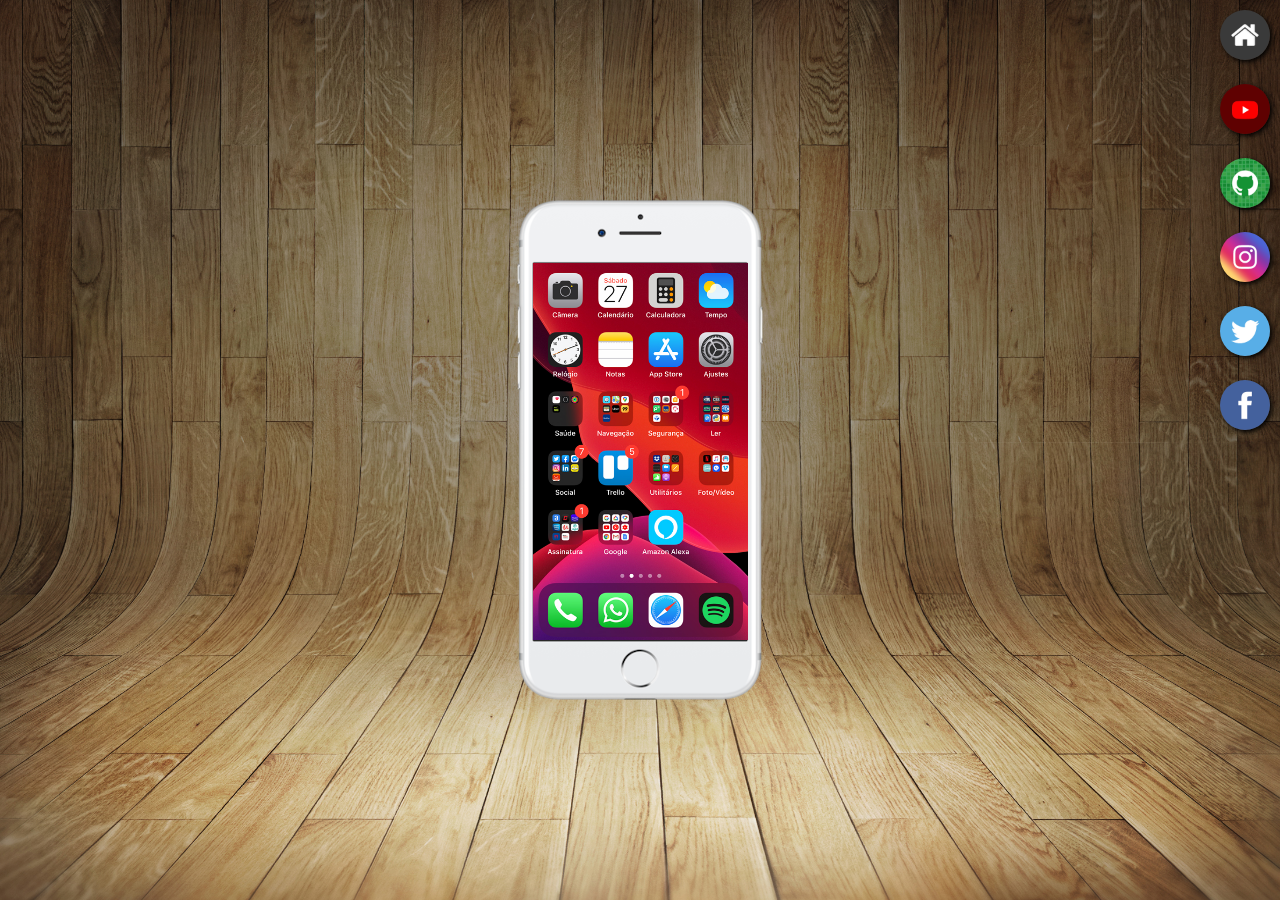
<file: index.html>
<!DOCTYPE html>
<html lang="pt-br ">
<head>
    <meta charset="UTF-8">
    <meta name="viewport" content="width=device-width, initial-scale=1.0">
    <title>Projeto Redes Sociais</title>
    <link rel="shortcut icon" href="favicon.ico" type="image/x-icon">
    <link rel="stylesheet" href="estilo/style.css">
</head>
<body>
   <main>
    <section id="telefone">
      <iframe src="home.html" name="tela" id="tela" frameborder="0">Seu navegador não é compatível com isso.</iframe>

    </section>
    <section id="redes-sociais">
     <a href="home.html" target="tela"><img src="imagens/logo-home.jpg" alt="Home"></a><br>
     <a href="youtube.html" target="tela"><img src="imagens/logo-youtube.jpg" alt="Youtube"></a><br>    
      <a href="github.html" target="tela"><img src="imagens/logo-github.jpg" alt="GitHub"></a><br>
     <a href="instagram.html" target="tela"><img src="imagens/logo-instagram.jpg" alt="Instagram"></a><br>
     <a href="twitter.html" target="tela"><img src="imagens/logo-twitter.jpg" alt="Twitter"></a><br> 
     <a href="facebook.html" target="tela"><img src="imagens/logo-facebook.jpg" alt="Facebook"></a>
    </section>
   </main> 
</body>
</html>
</file>
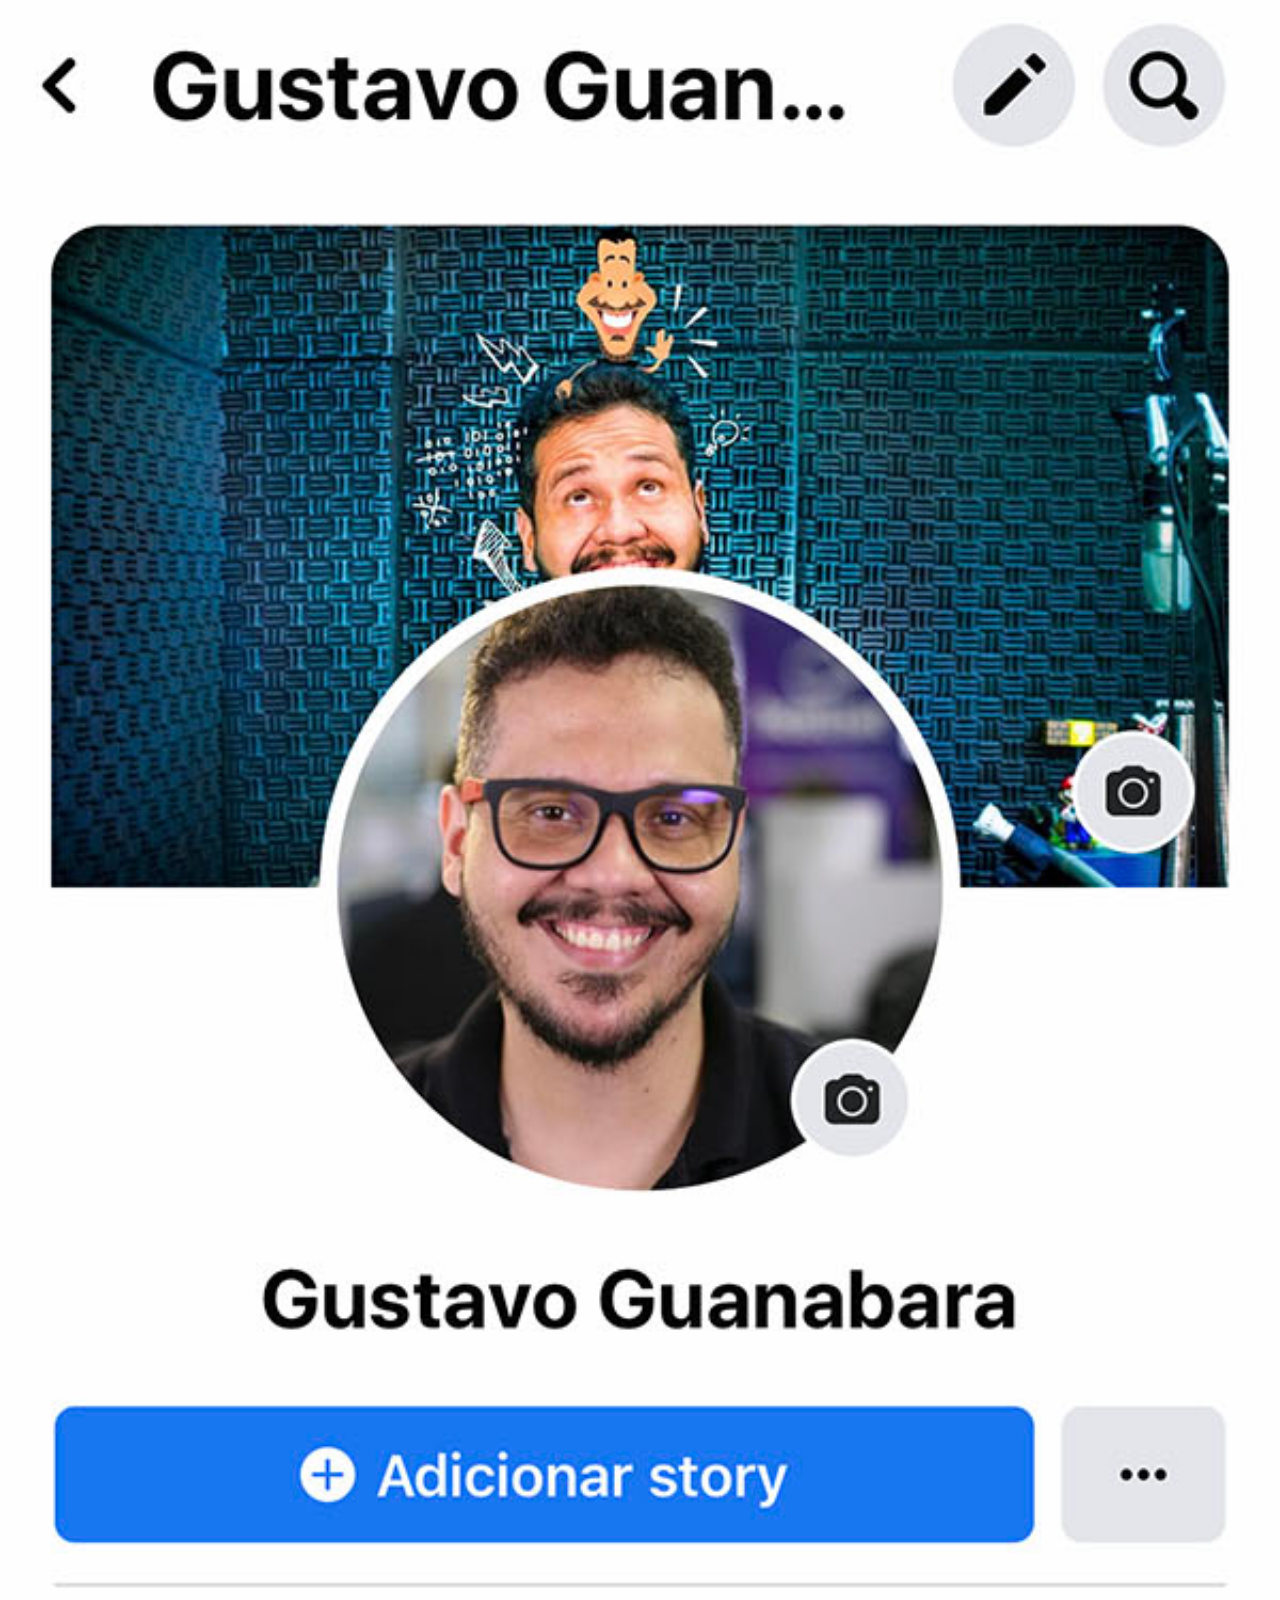
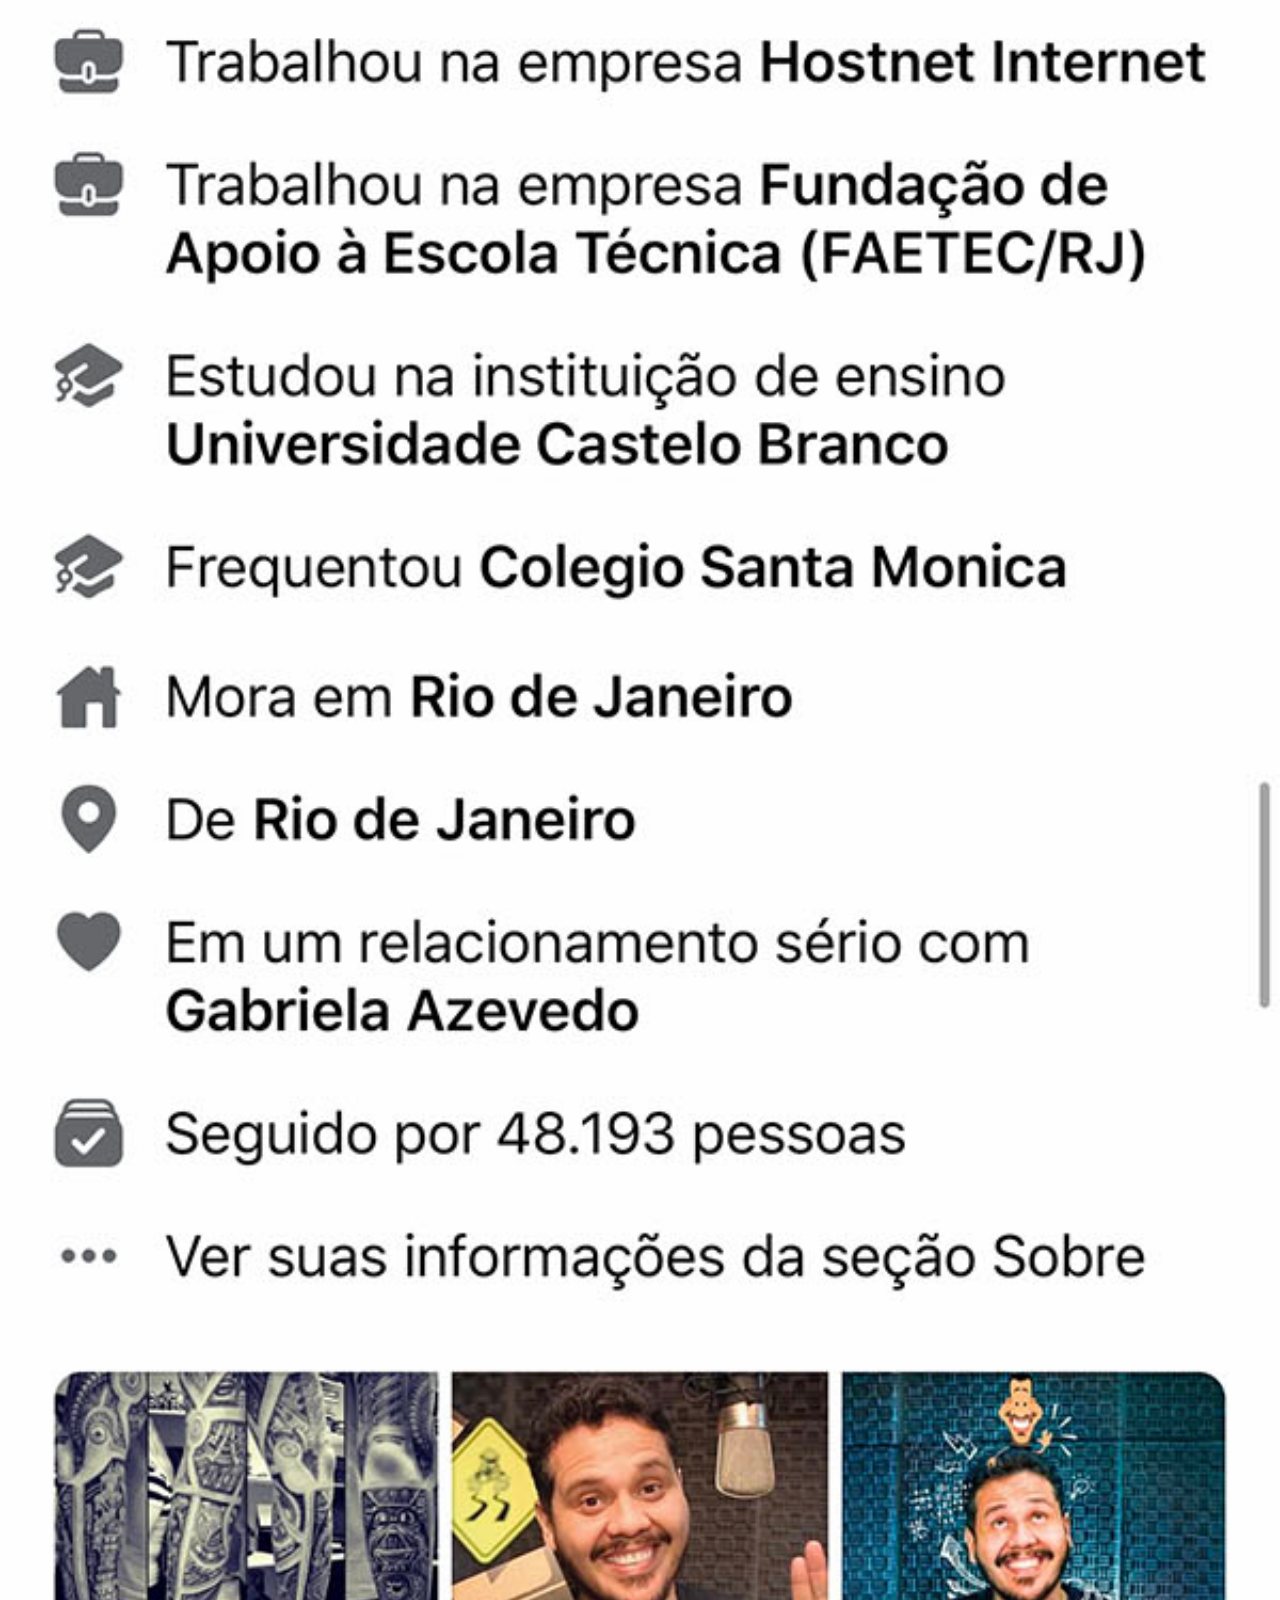
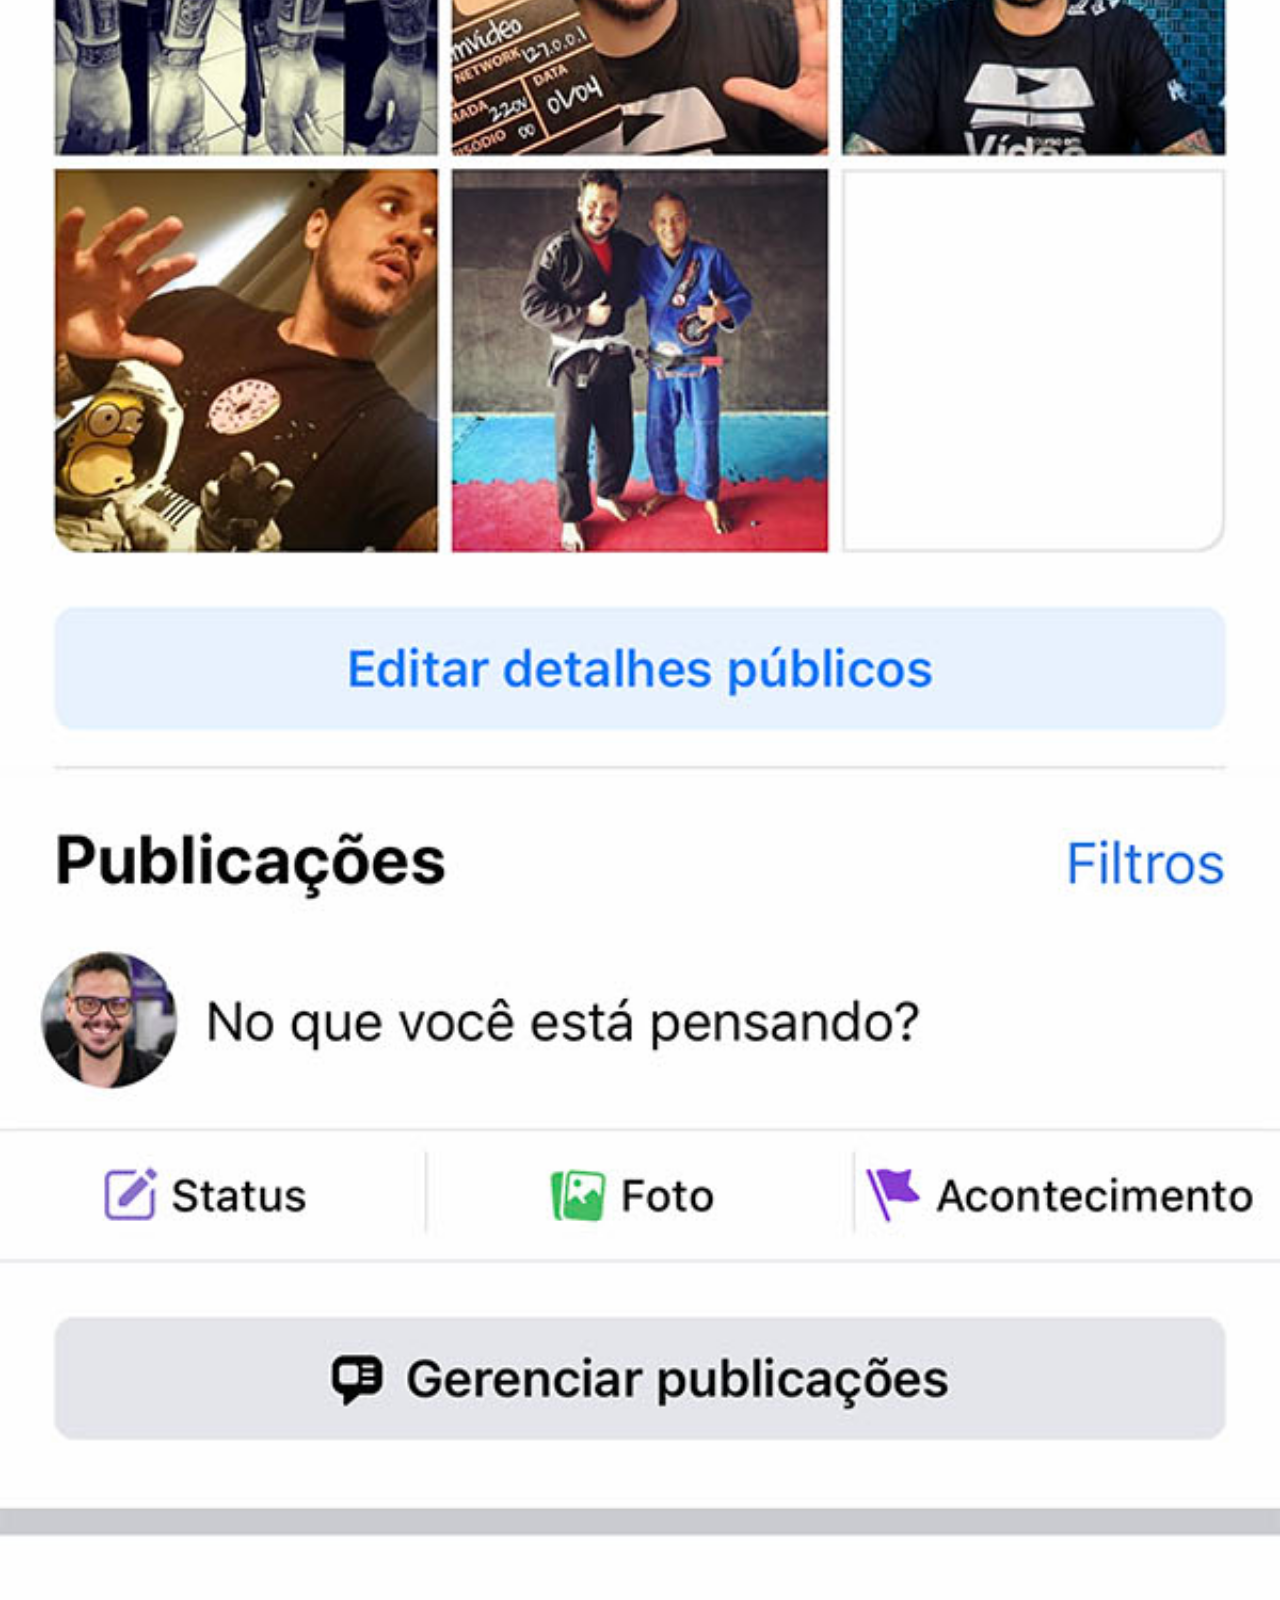
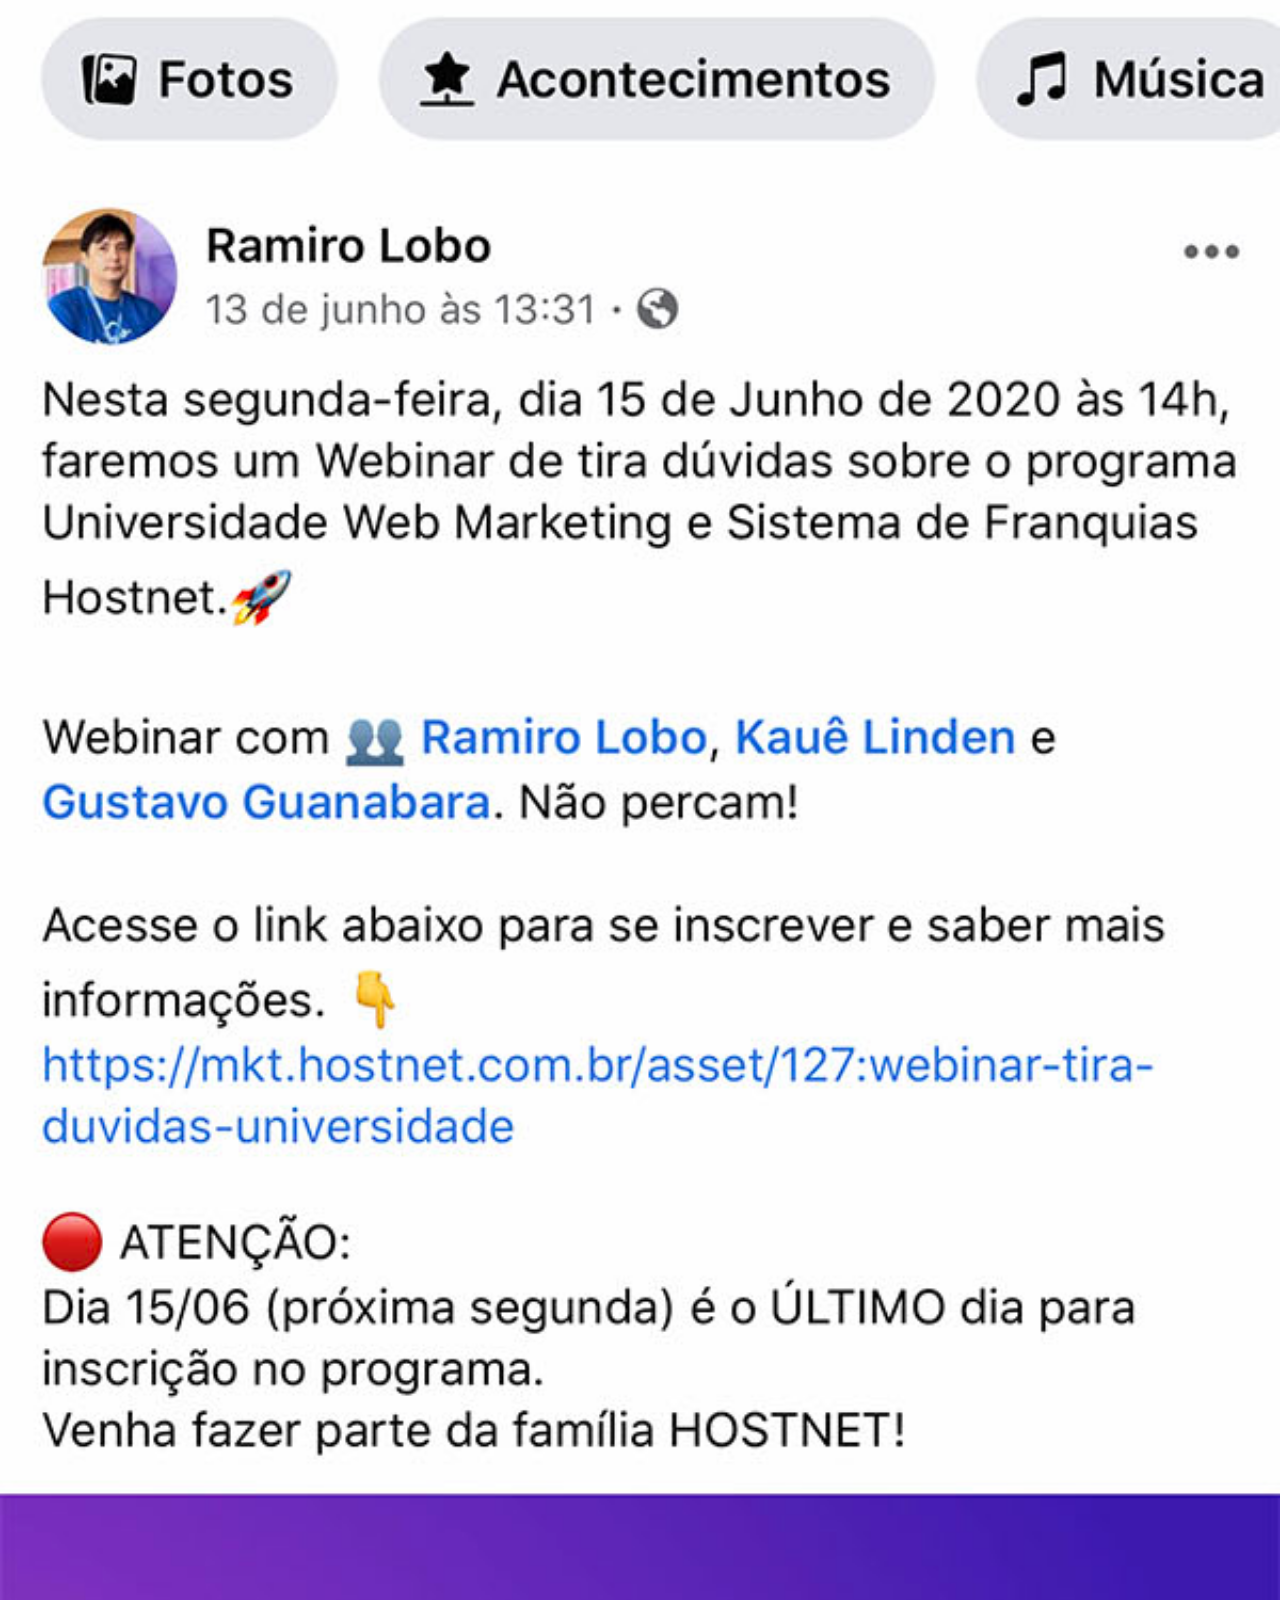
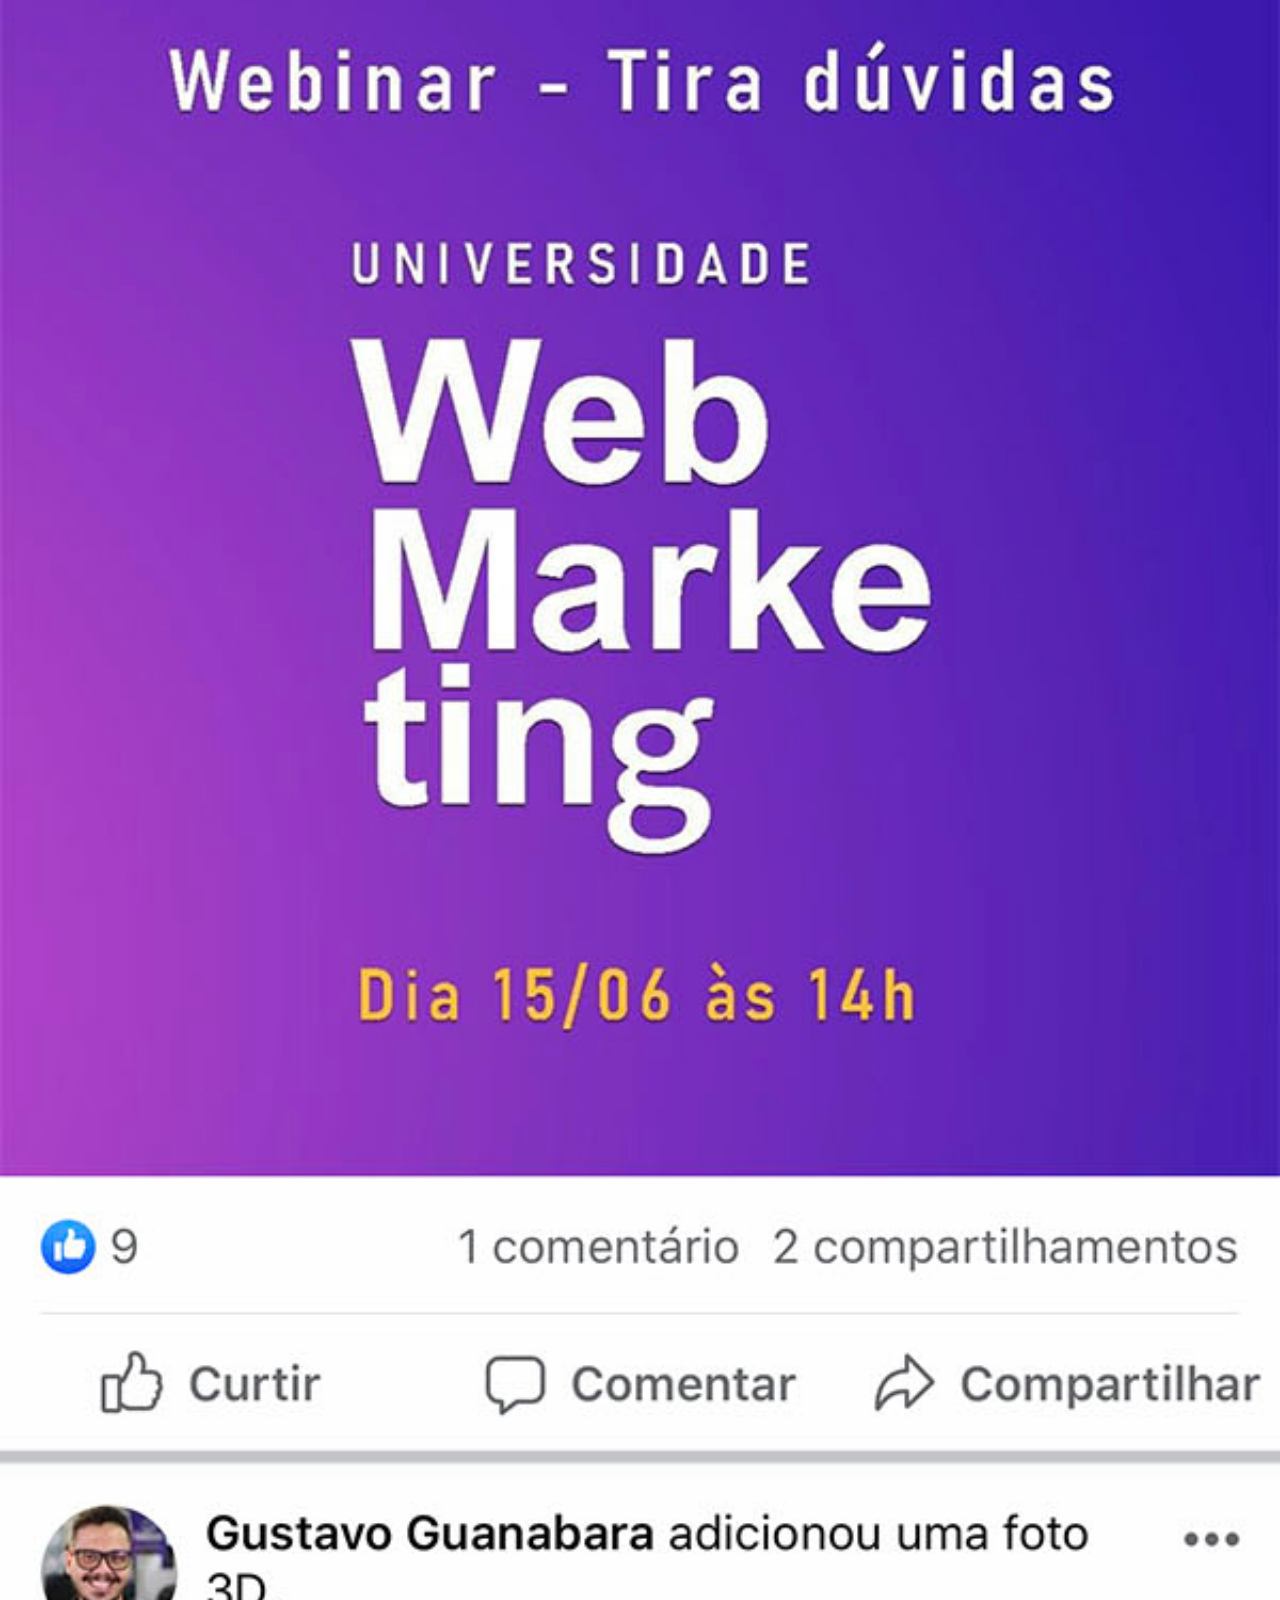
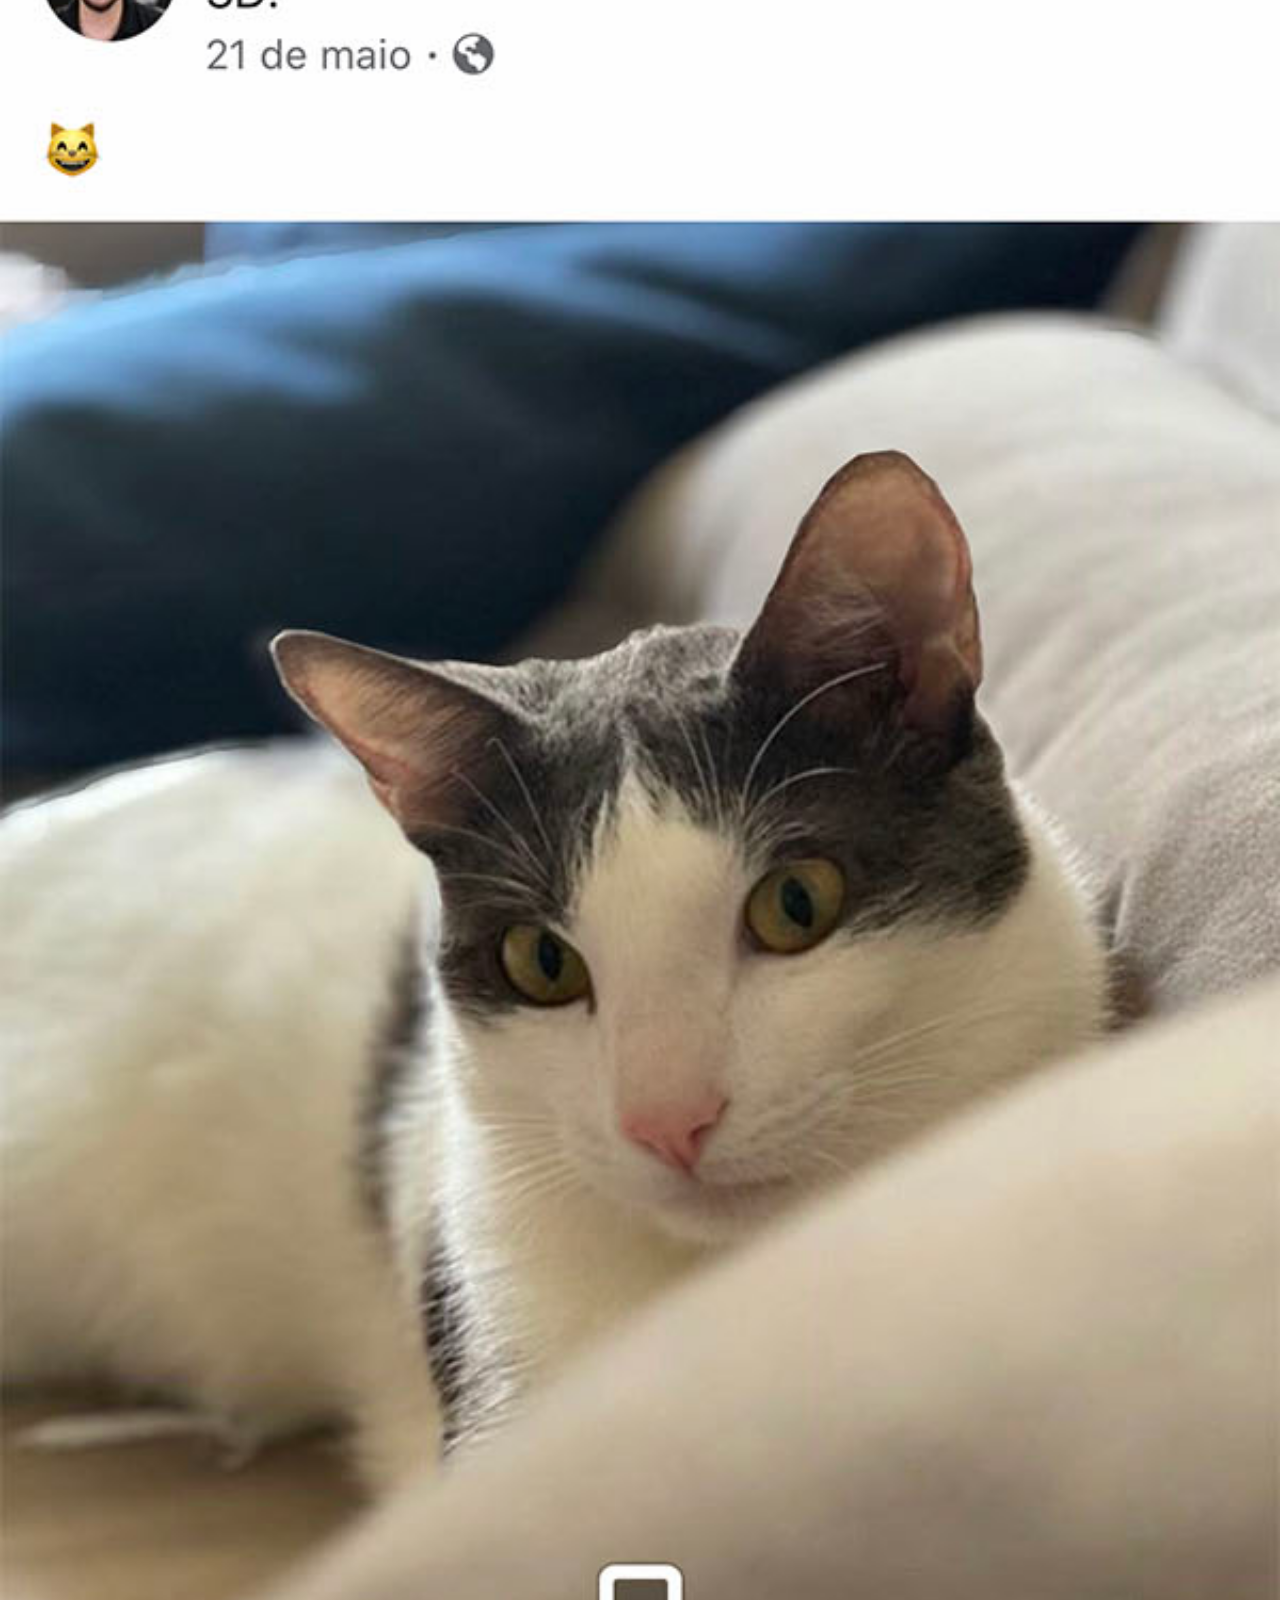
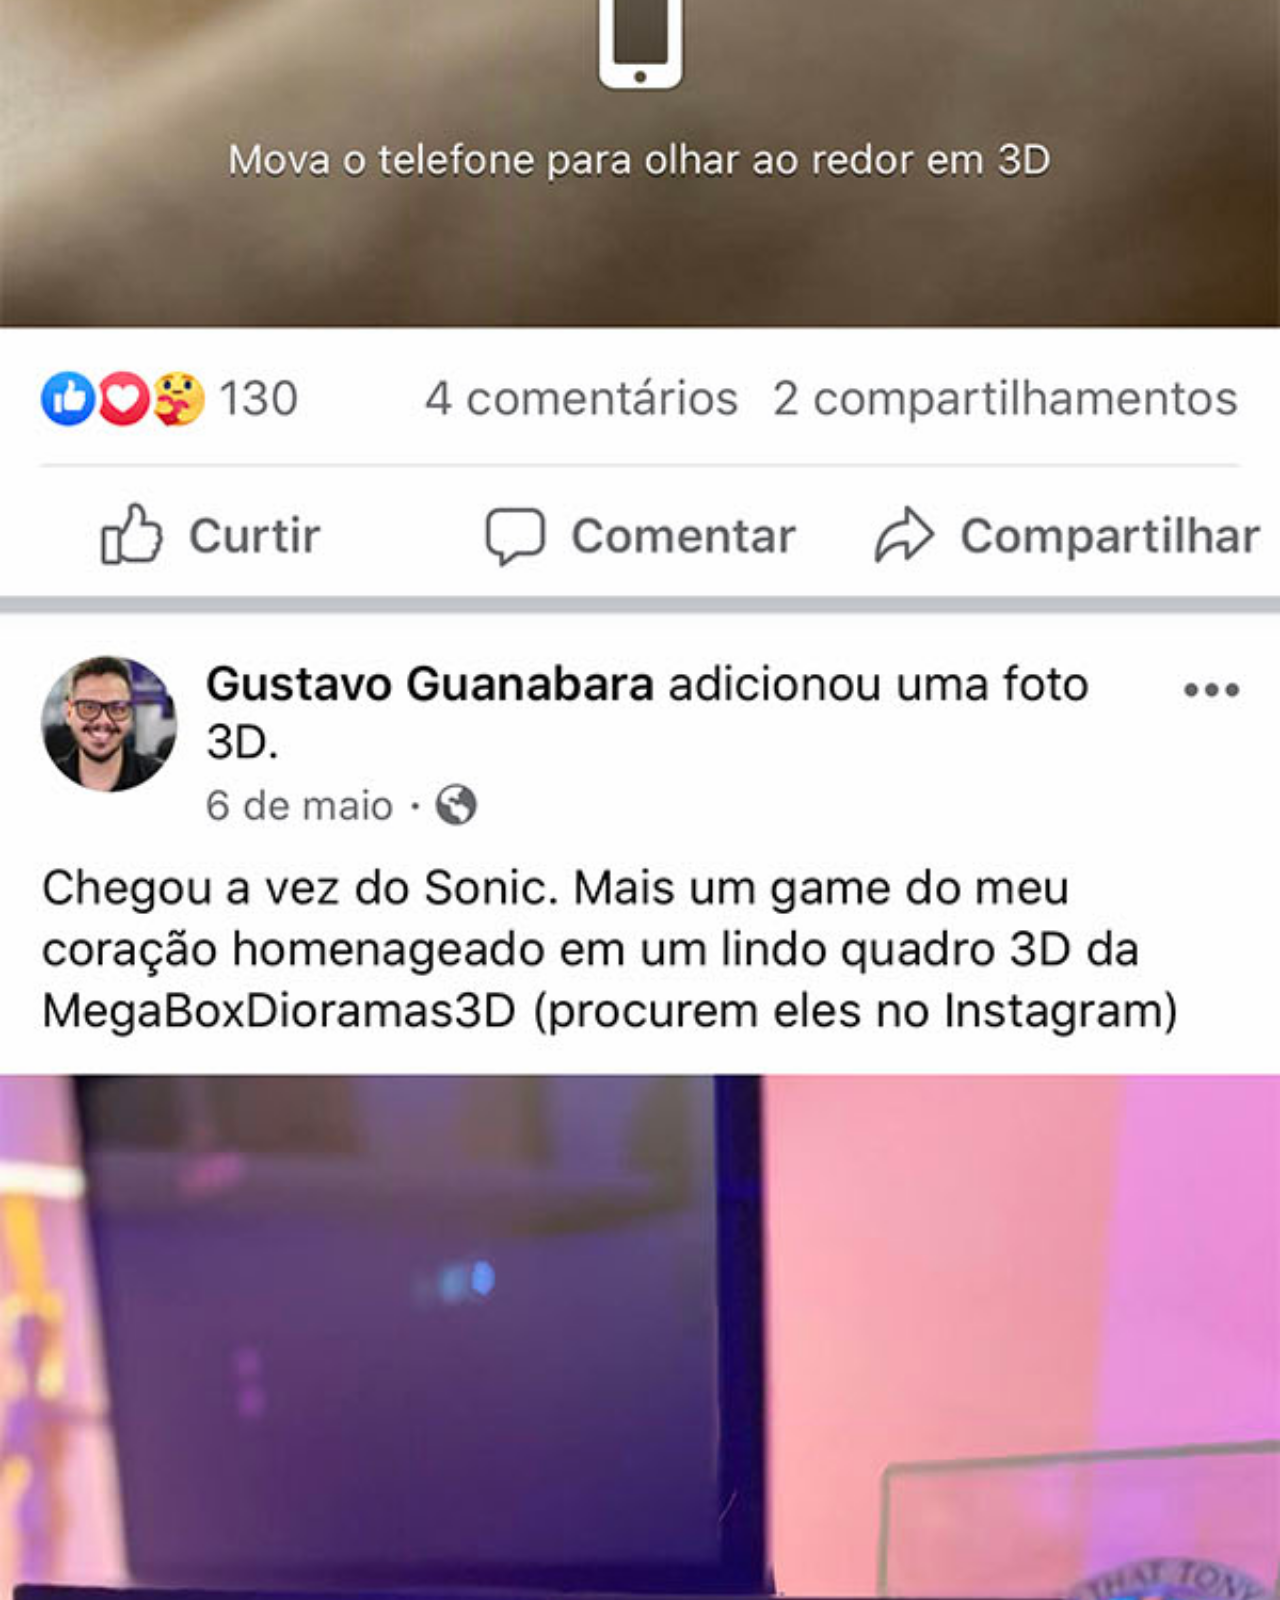
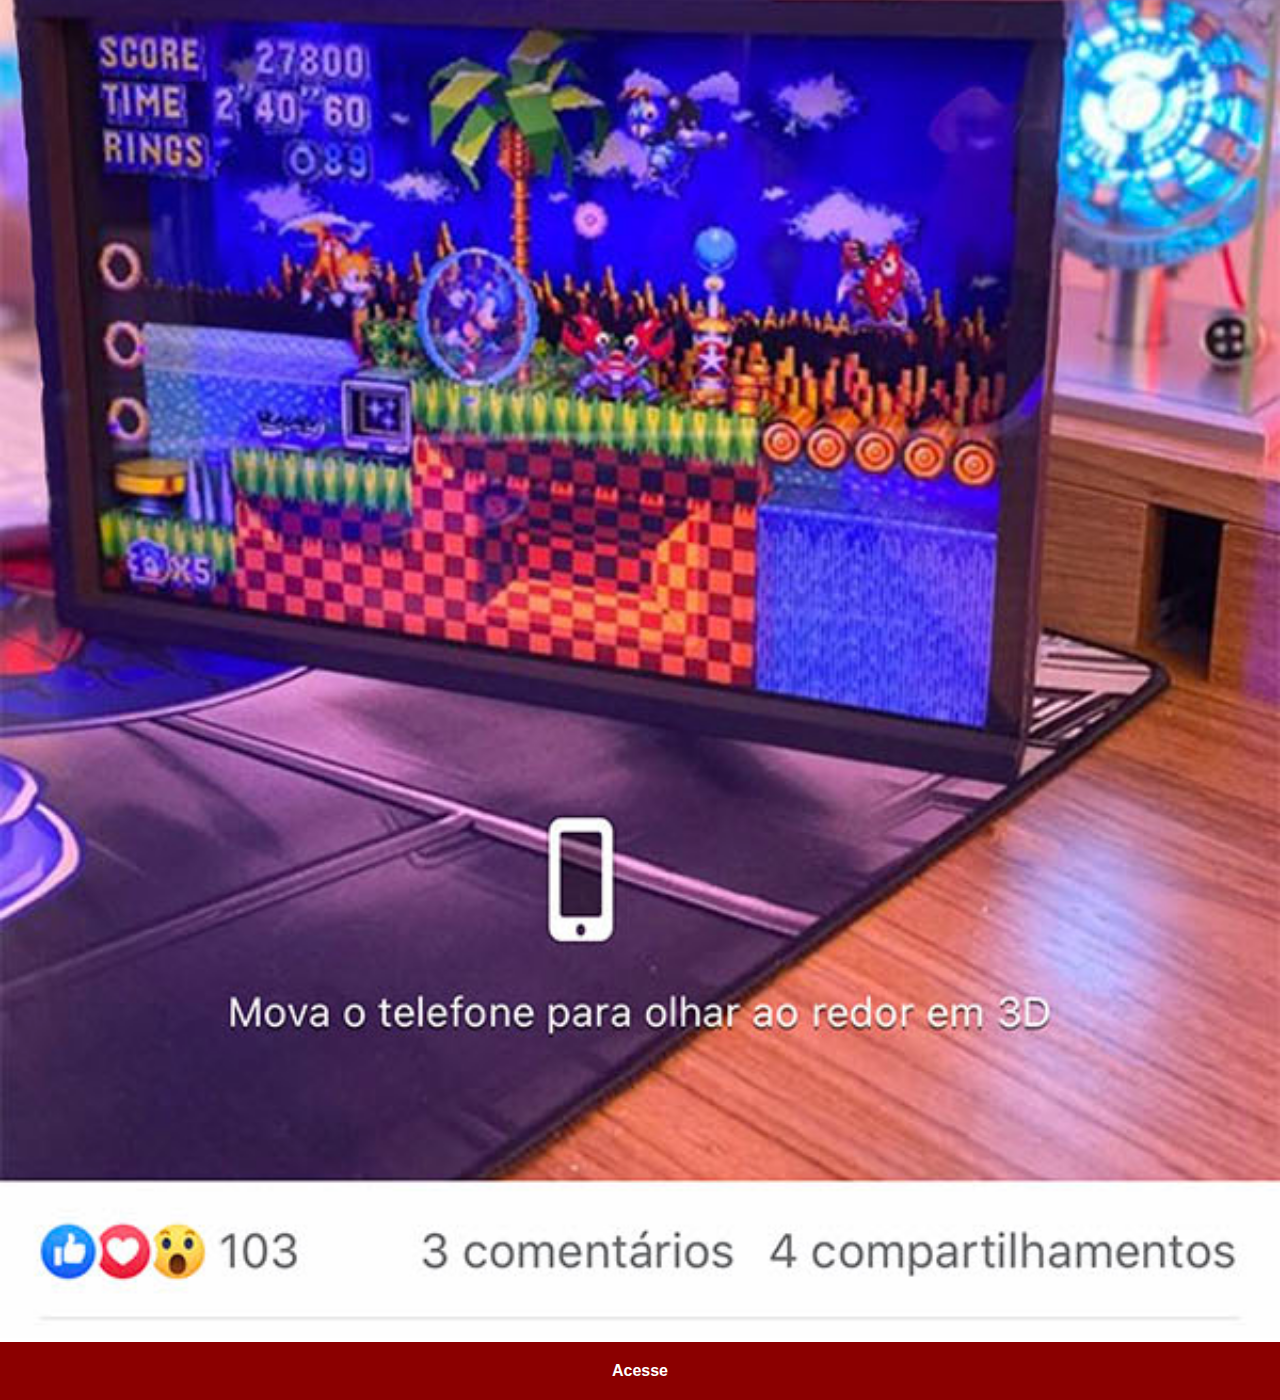
<file: facebook.html>
<!DOCTYPE html>
<html lang="pt-br ">
<head>
    <meta charset="UTF-8">
    <meta name="viewport" content="width=device-width, initial-scale=1.0">
    <title>Facebook</title>
    <link rel="stylesheet" href="estilo/social.css">
</head>
<body>
    <img src="imagens/tela-facebook.jpg" alt="Facebook"> <a href="https://www.facebook.com/gustavoguanabara/?locale=pt_BR" target="_blank">Acesse</a>
</body>
</html>
</file>
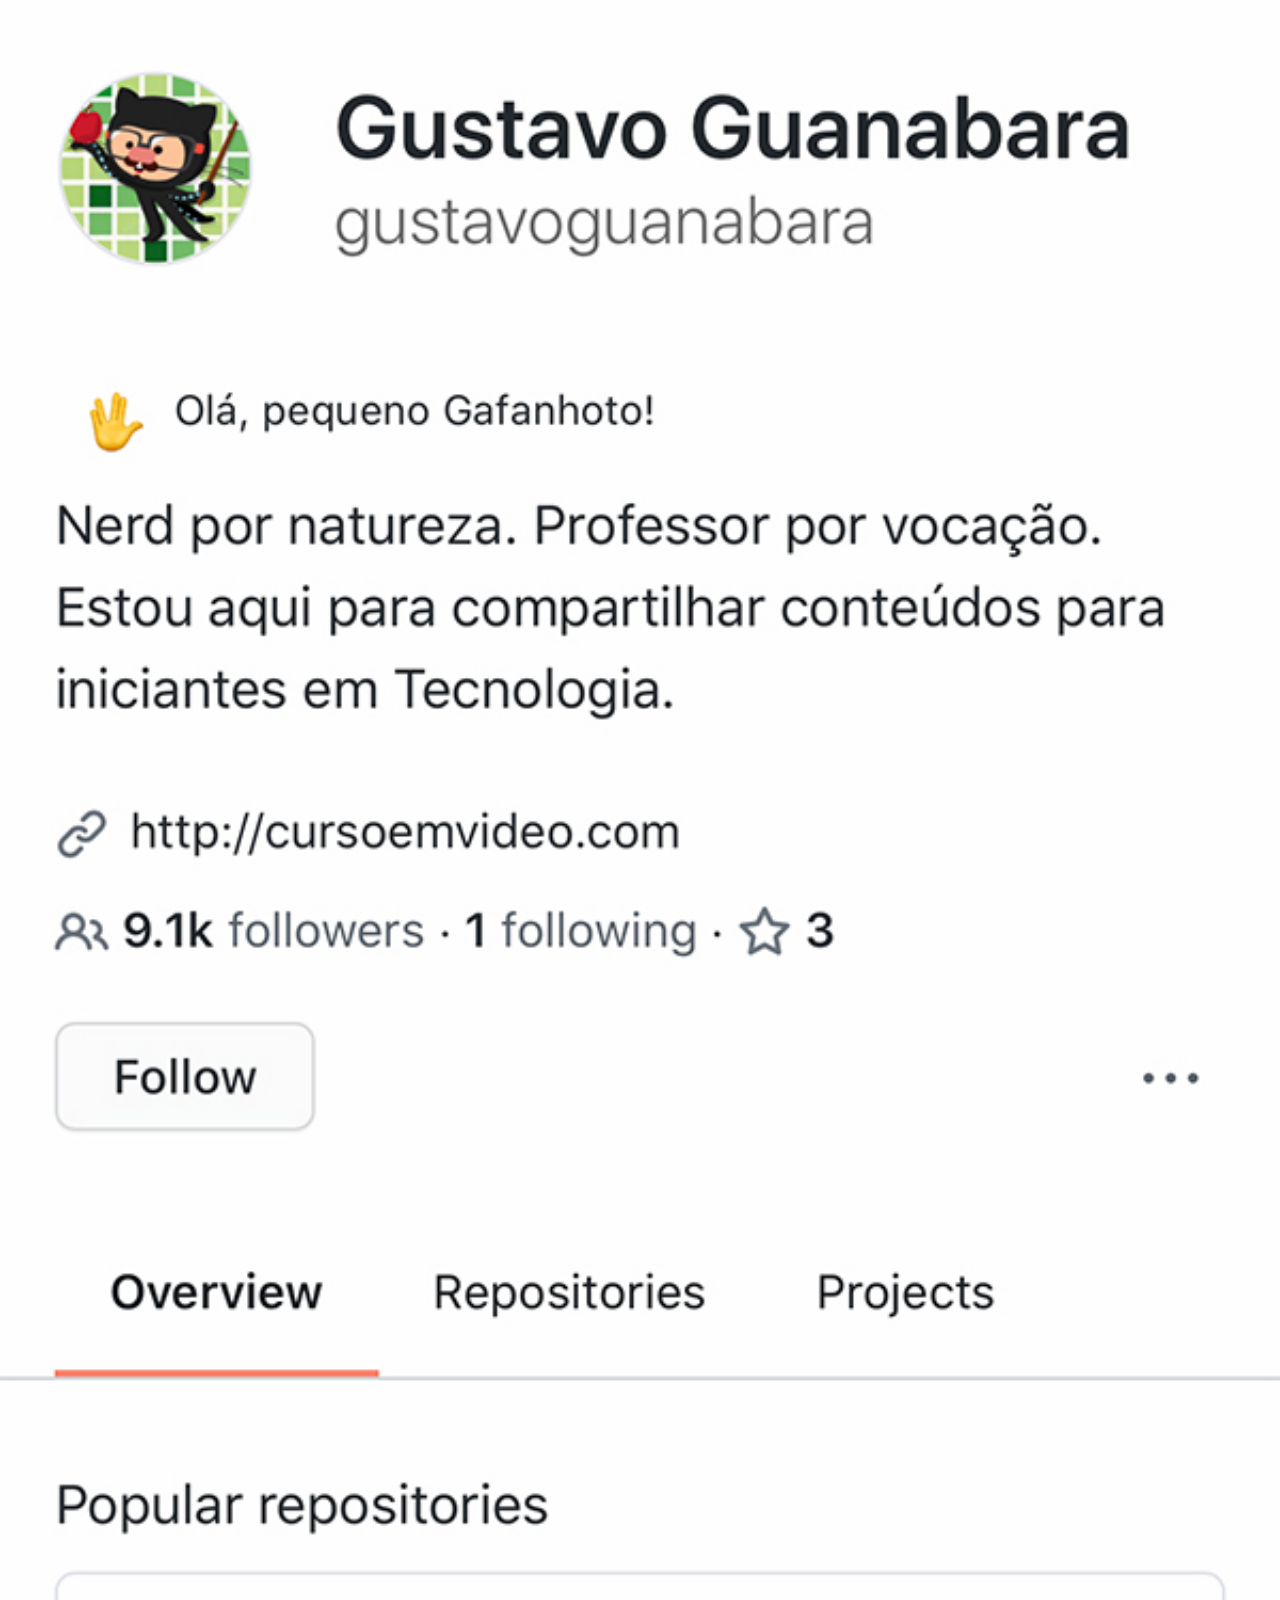
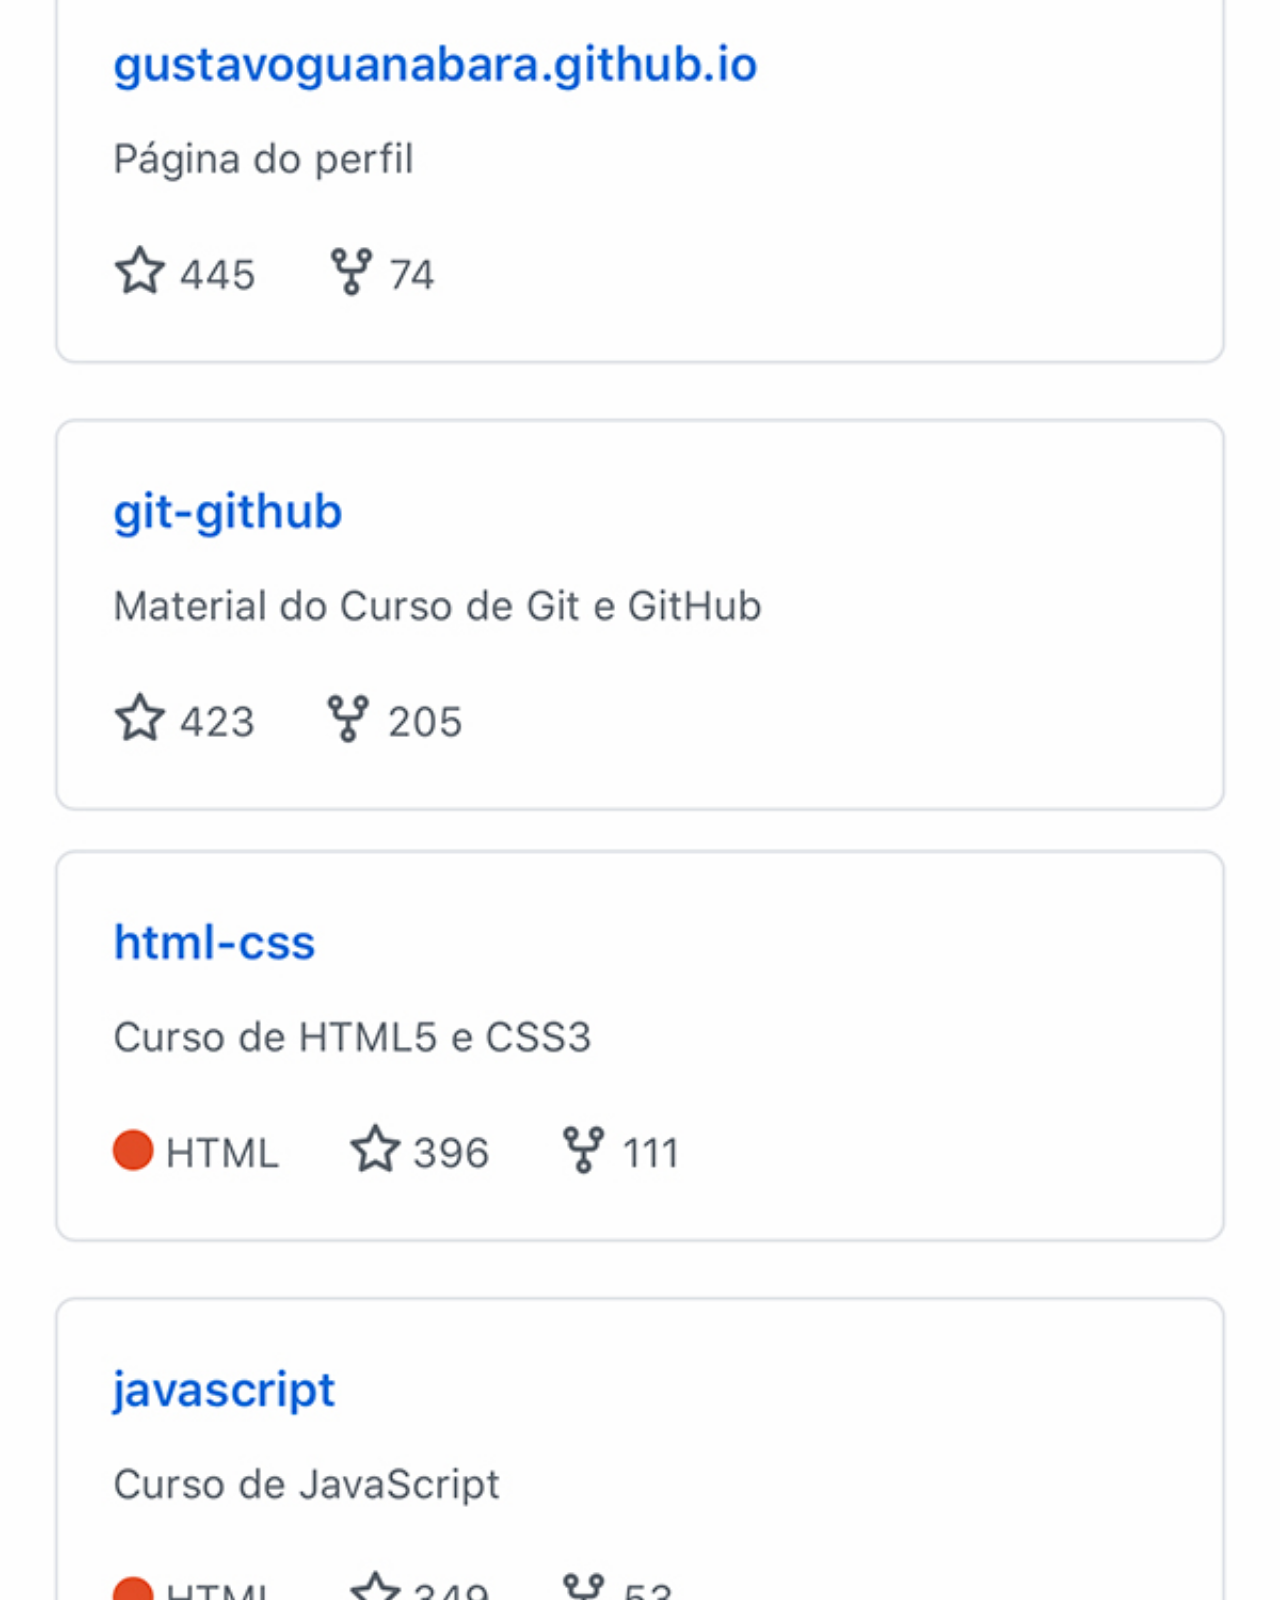
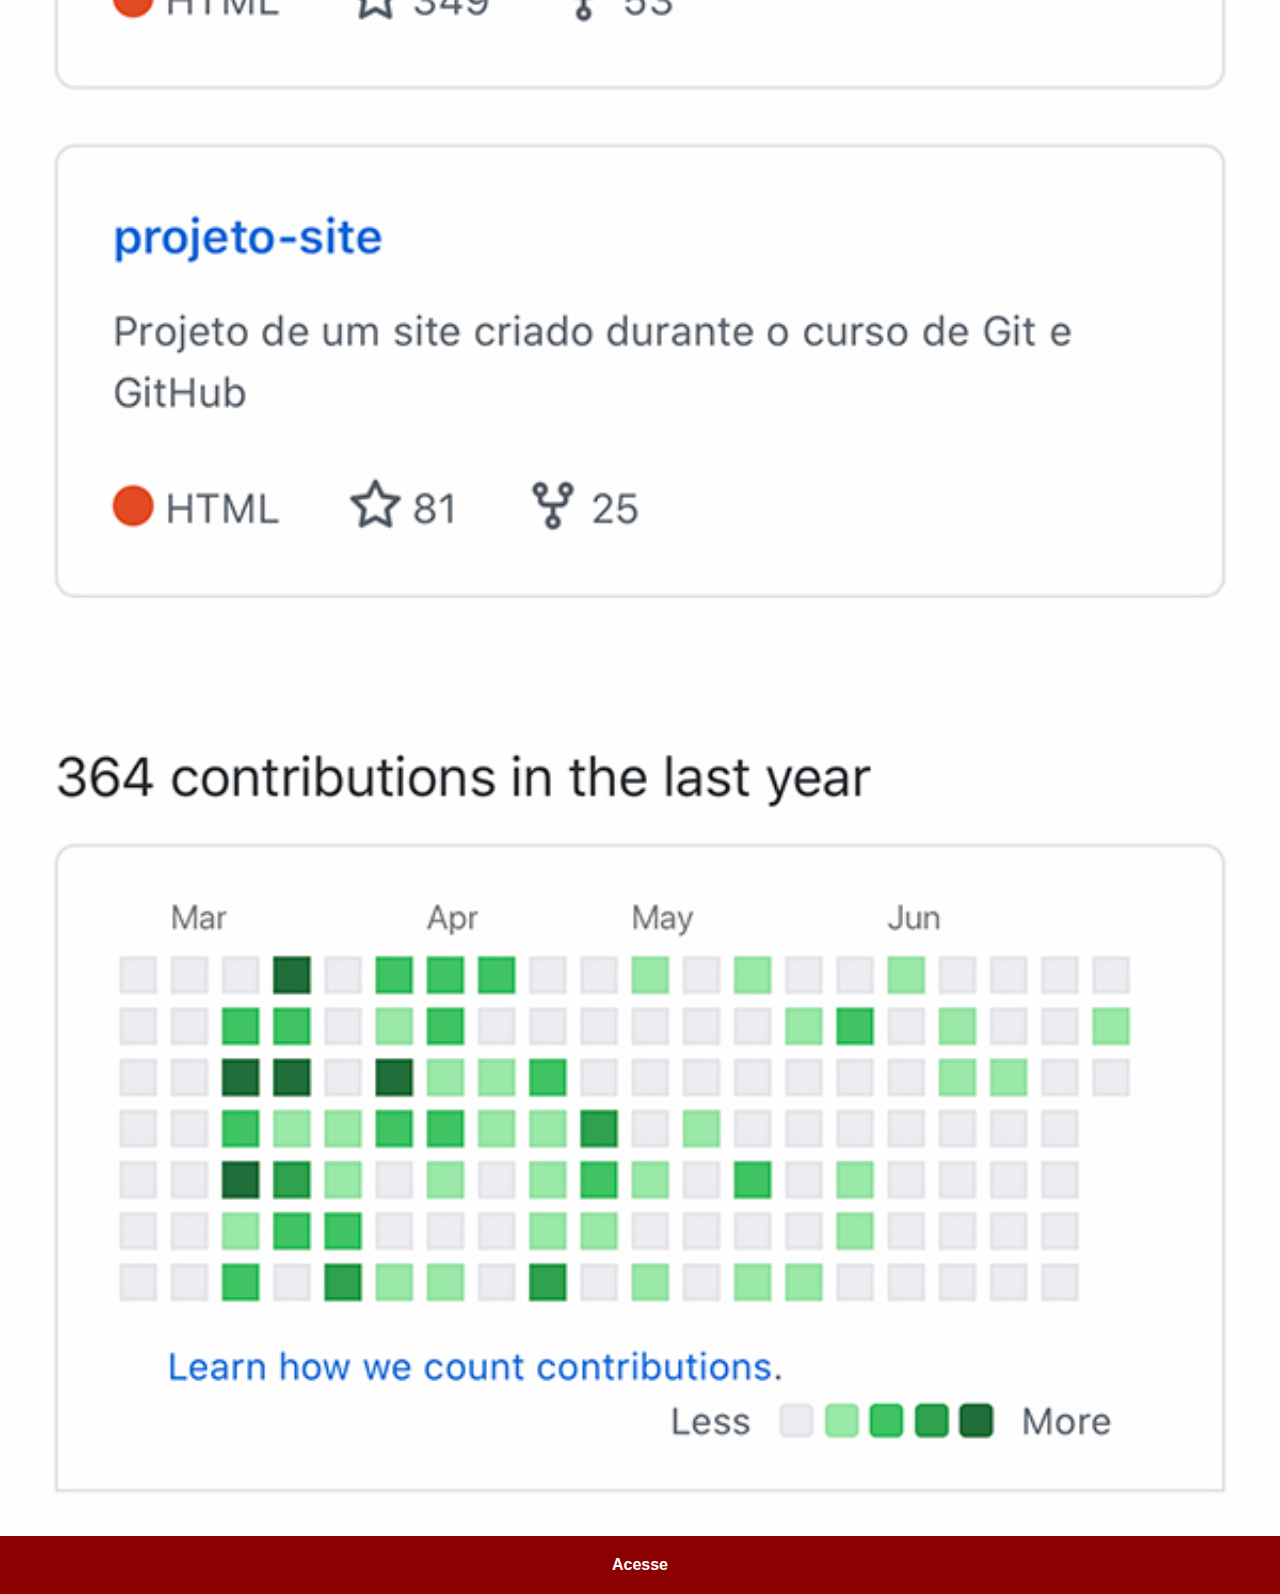
<file: github.html>
<!DOCTYPE html>
<html lang="pt-br ">
<head>
    <meta charset="UTF-8">
    <meta name="viewport" content="width=device-width, initial-scale=1.0">
    <title>GitHub</title>
    <link rel="stylesheet" href="estilo/social.css">
</head>
<body>
    <img src="imagens/tela-github.jpg" alt="GitHub"> <a href="https://github.com/gustavoguanabara" target="_blank">Acesse</a>
</body>
</html>
</file>
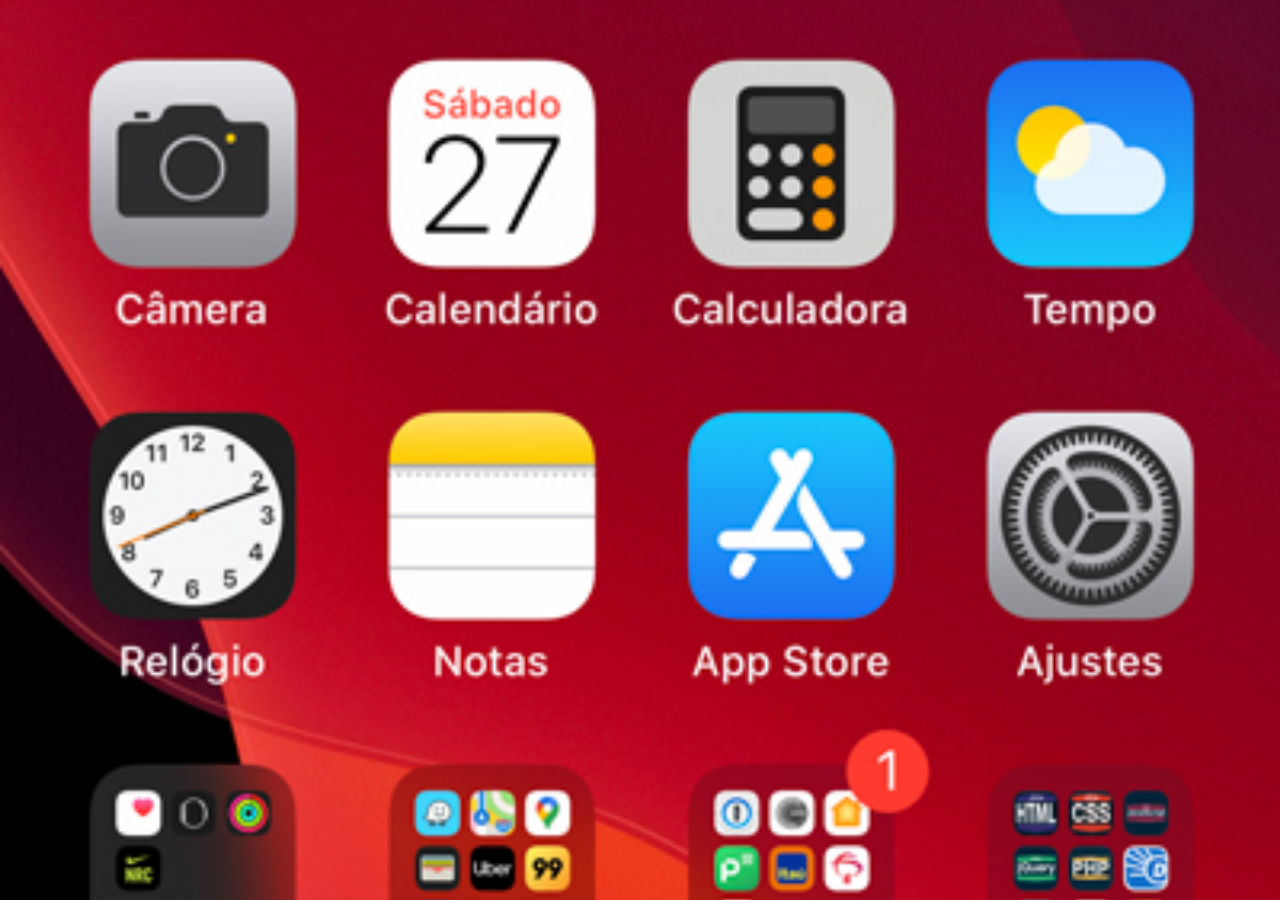
<file: home.html>
<!DOCTYPE html>
<html lang="pt-br ">
<head>
    <meta charset="UTF-8">
    <meta name="viewport" content="width=device-width, initial-scale=1.0">
    <title>Home</title>
</head>
<style>
    *{
     margin: 0px;
     padding: 0px;
        
    }

    body{
        width: 100vw;
        height: 100vh;
        background: black url('/imagens/tela-home.jpg') no-repeat top center;
        background-size: cover;
    }
</style>
<body>
    
</body>
</html>
</file>
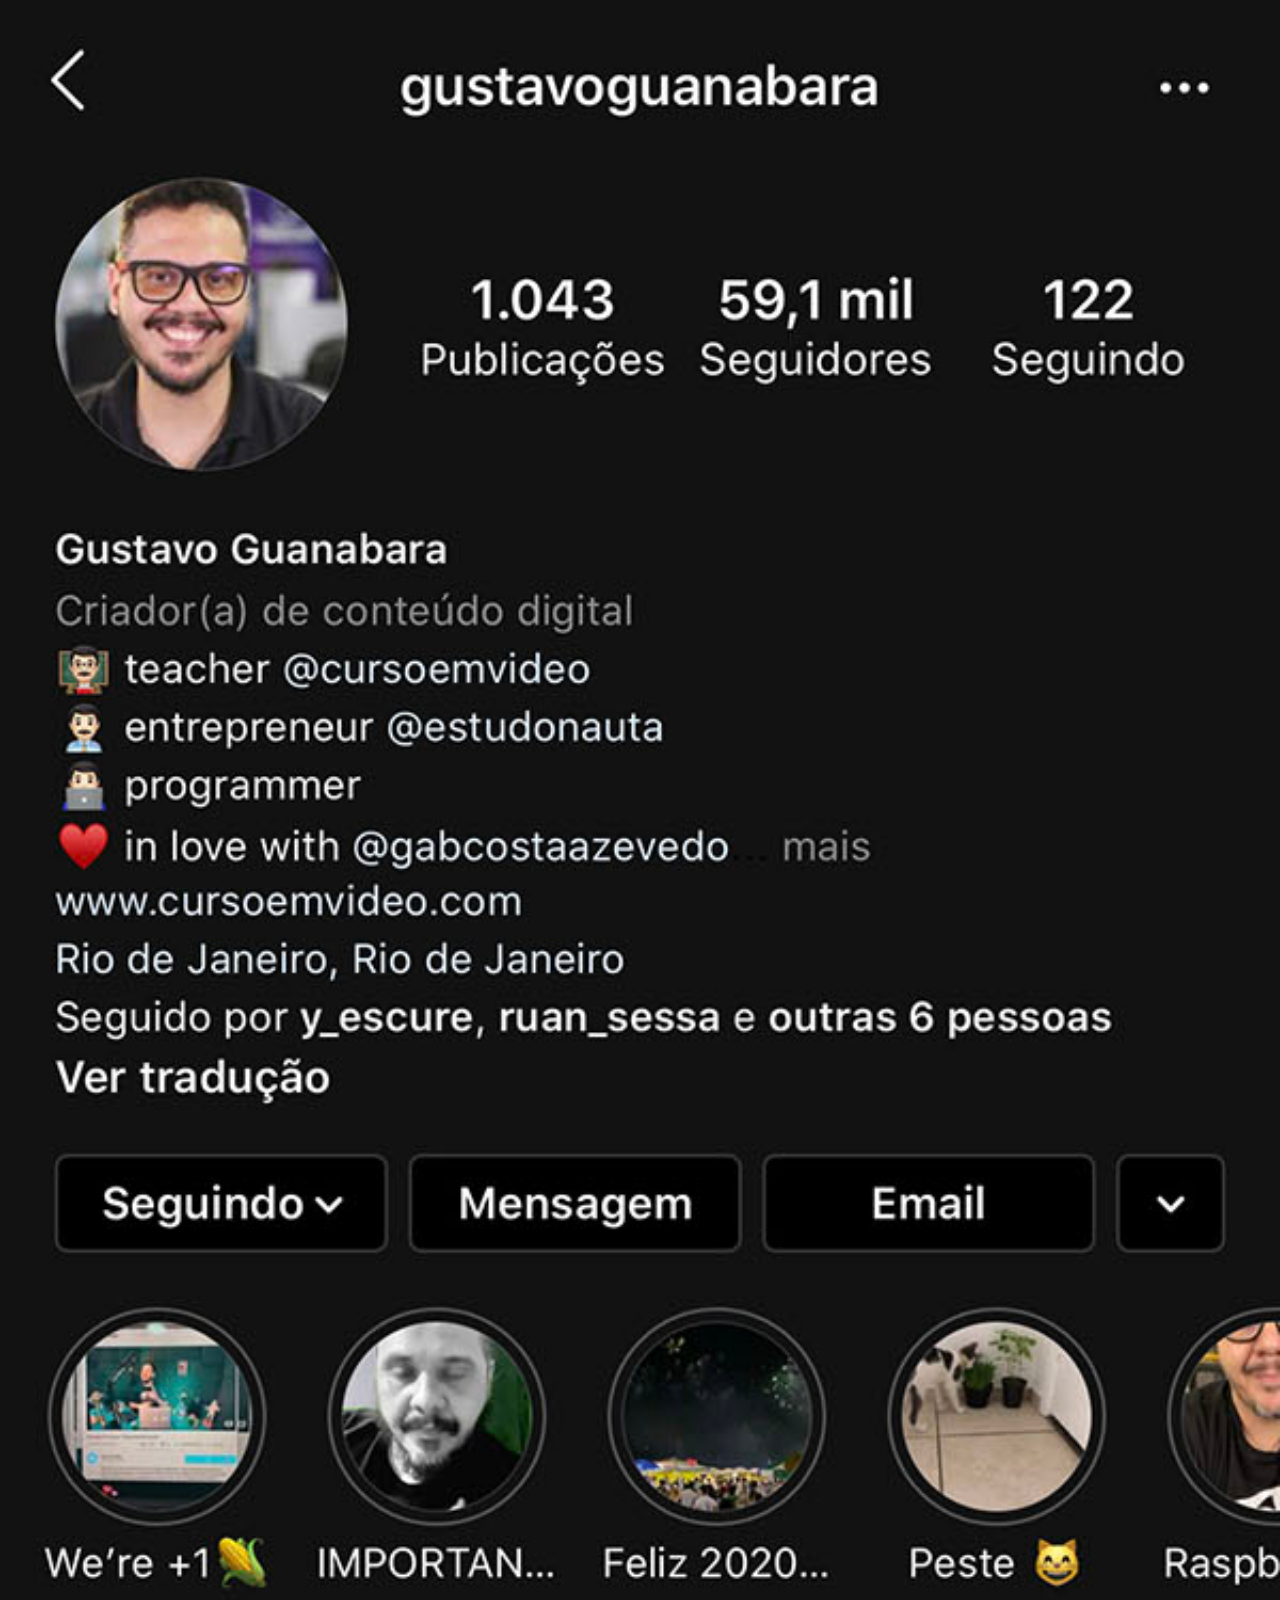
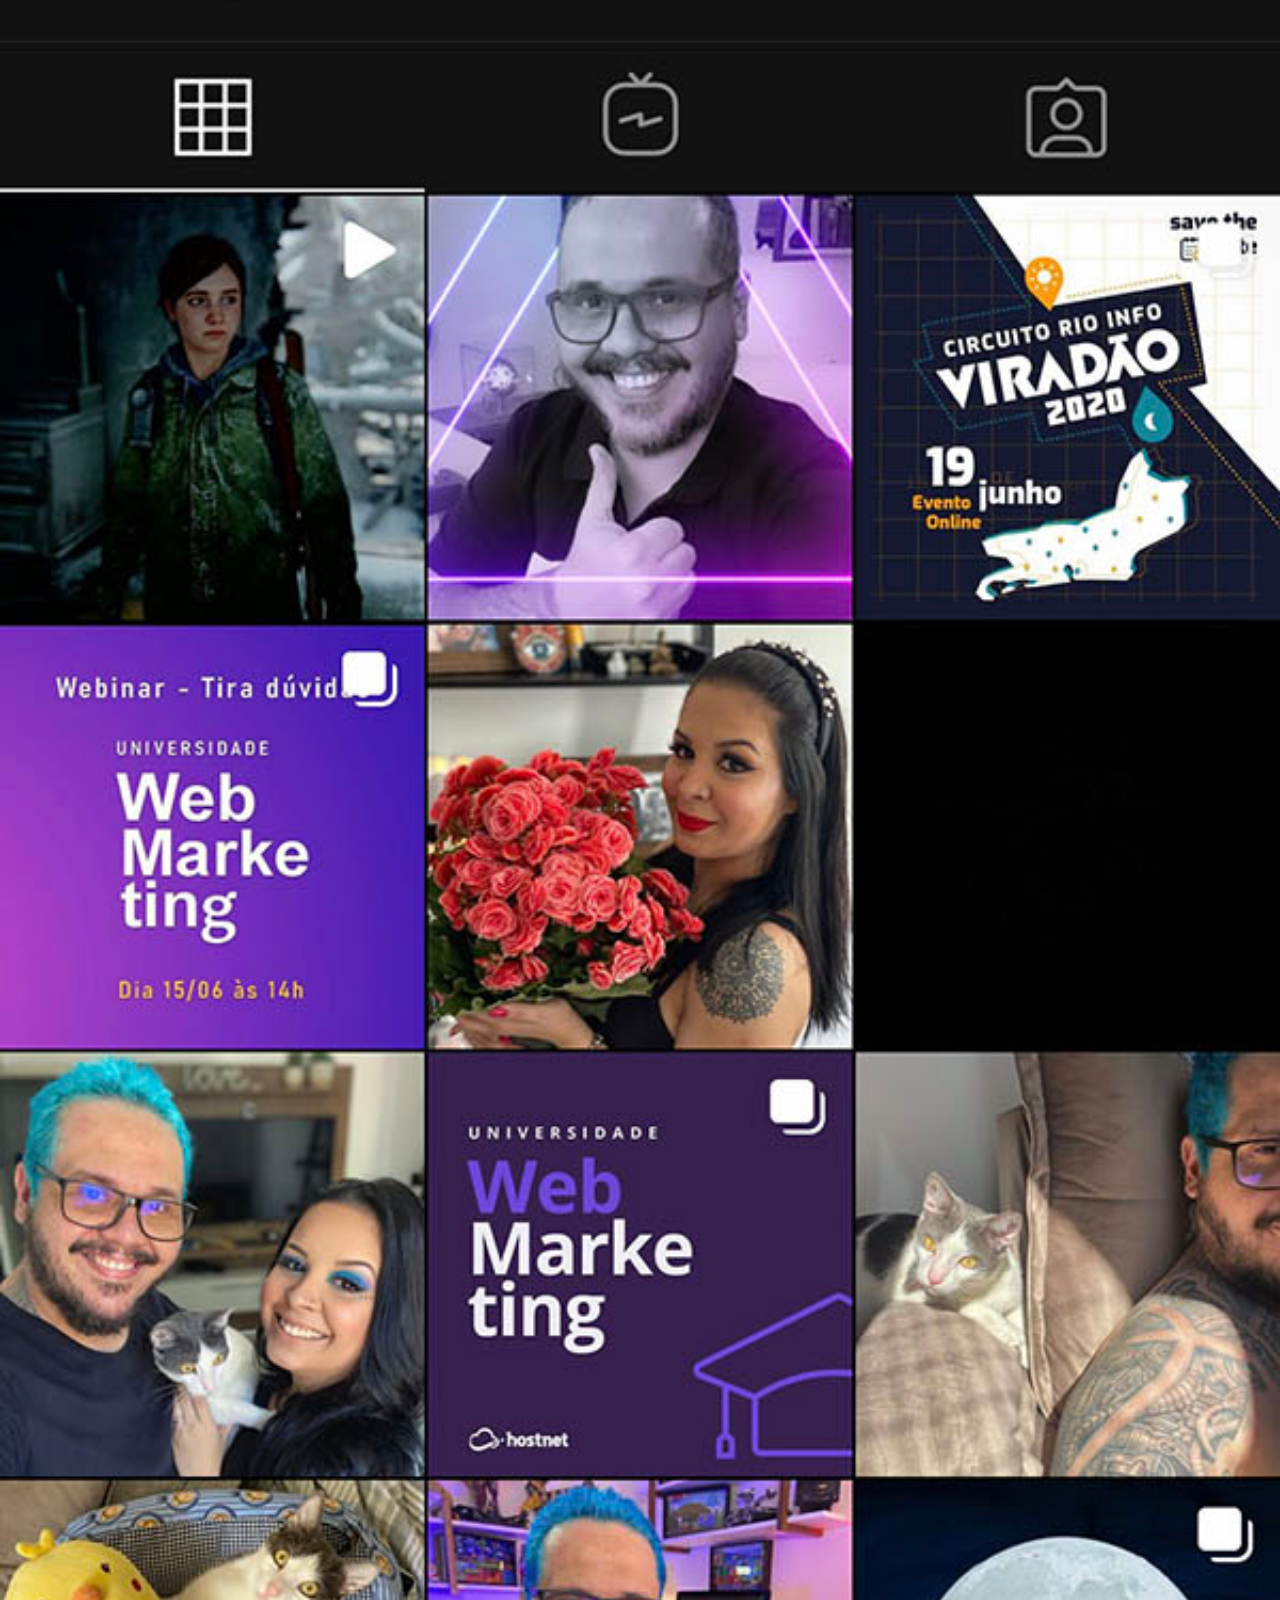
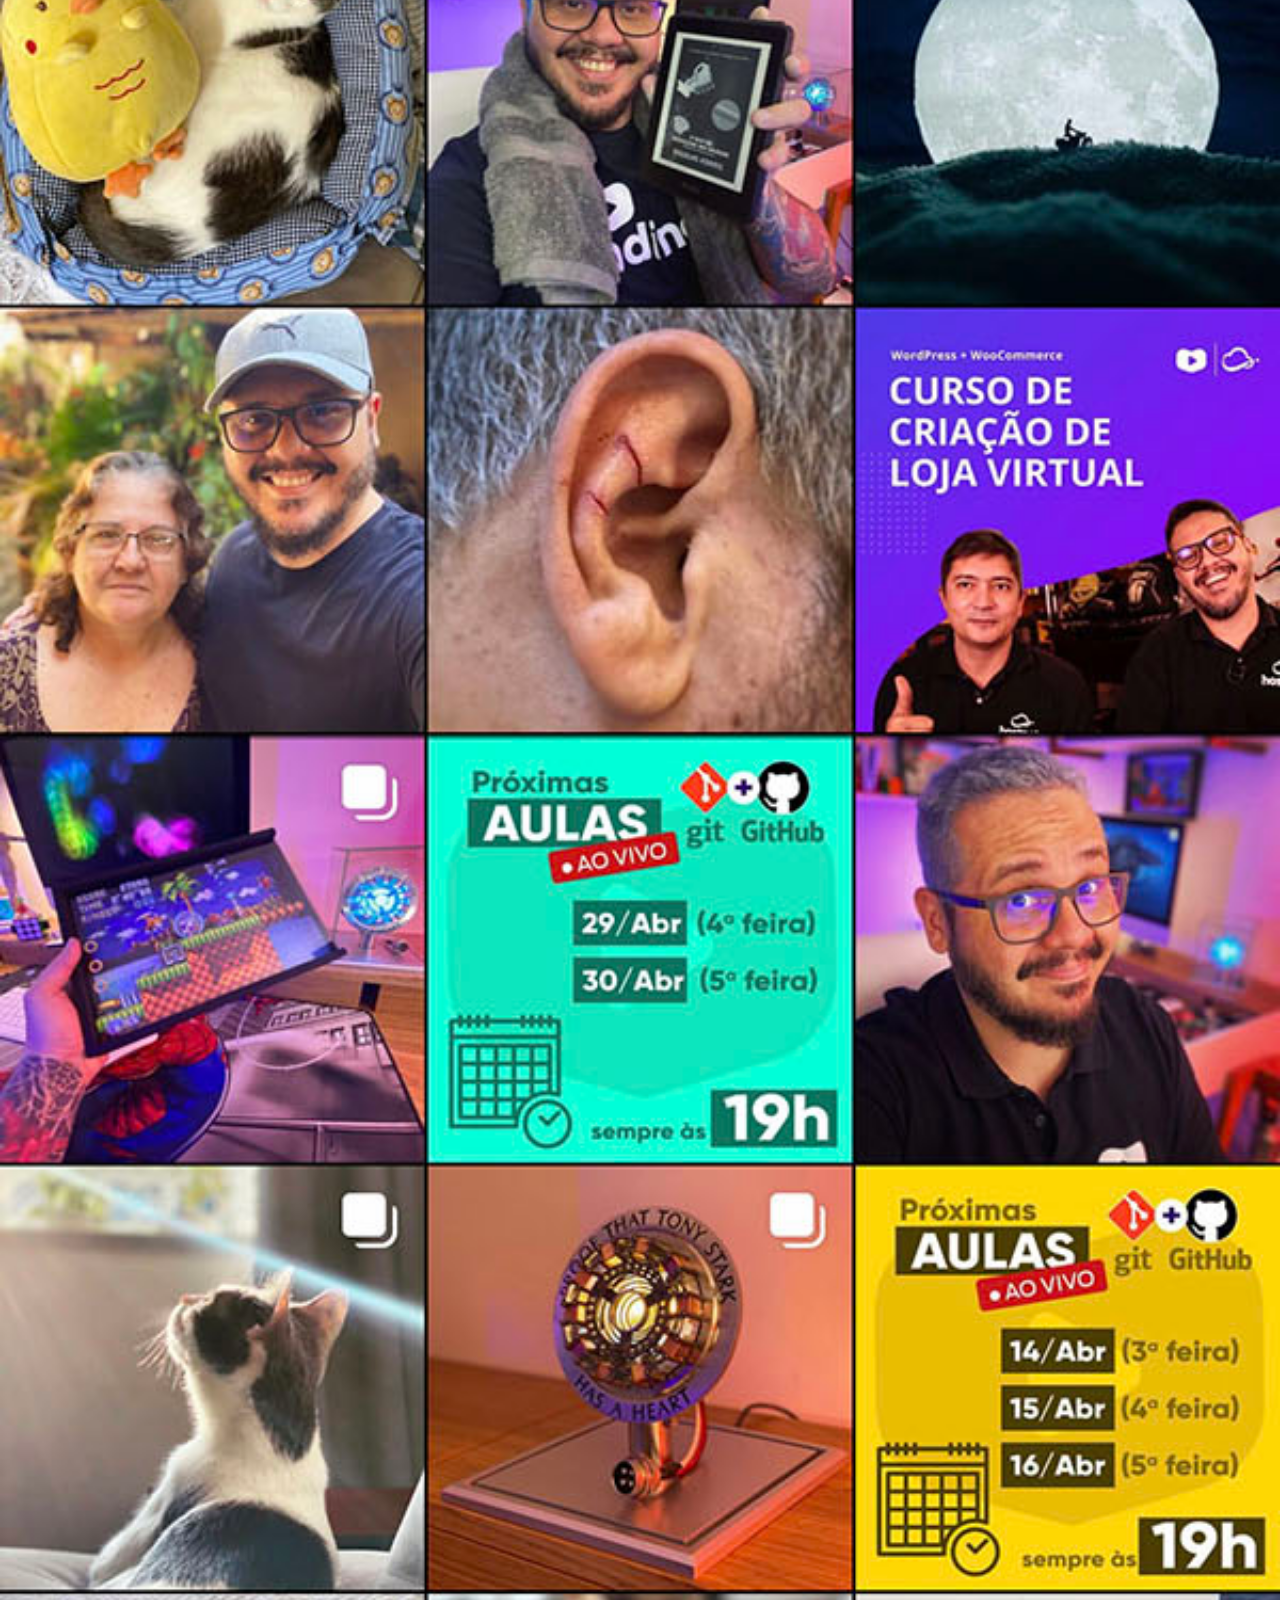
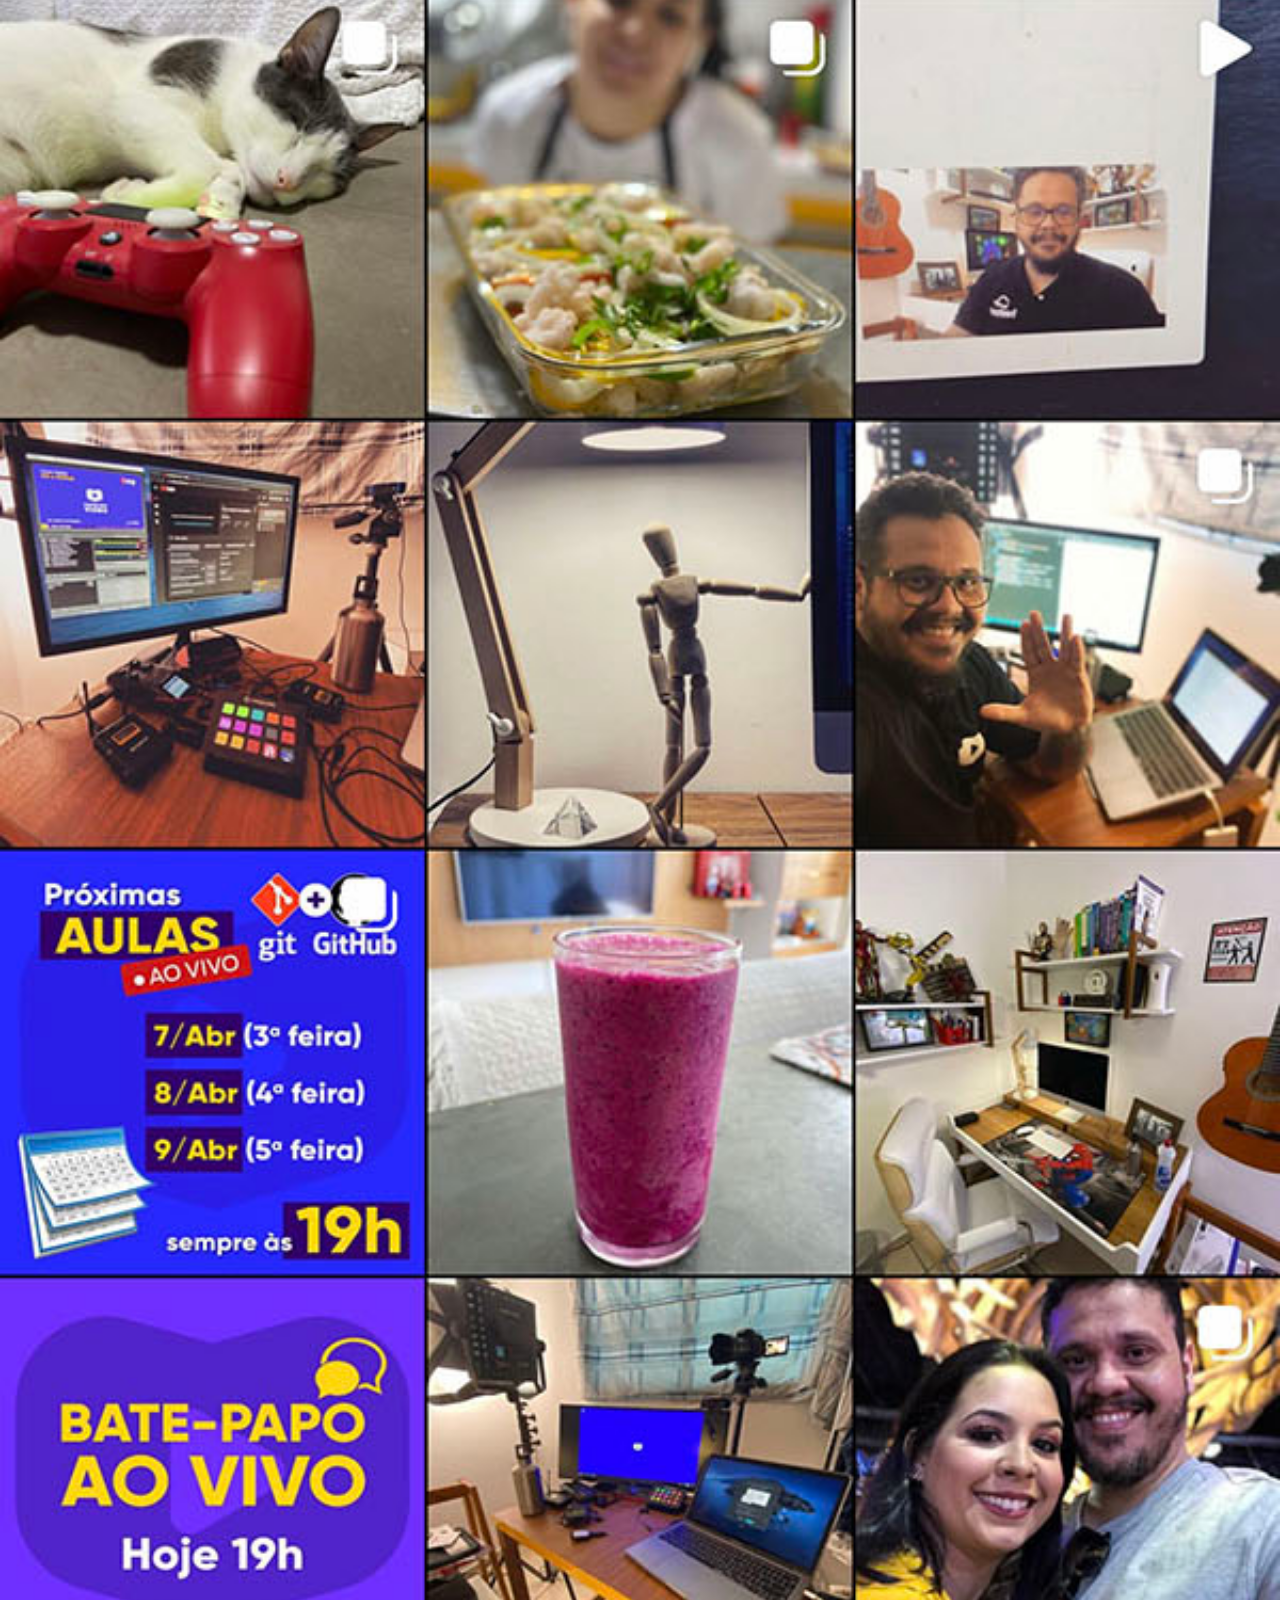
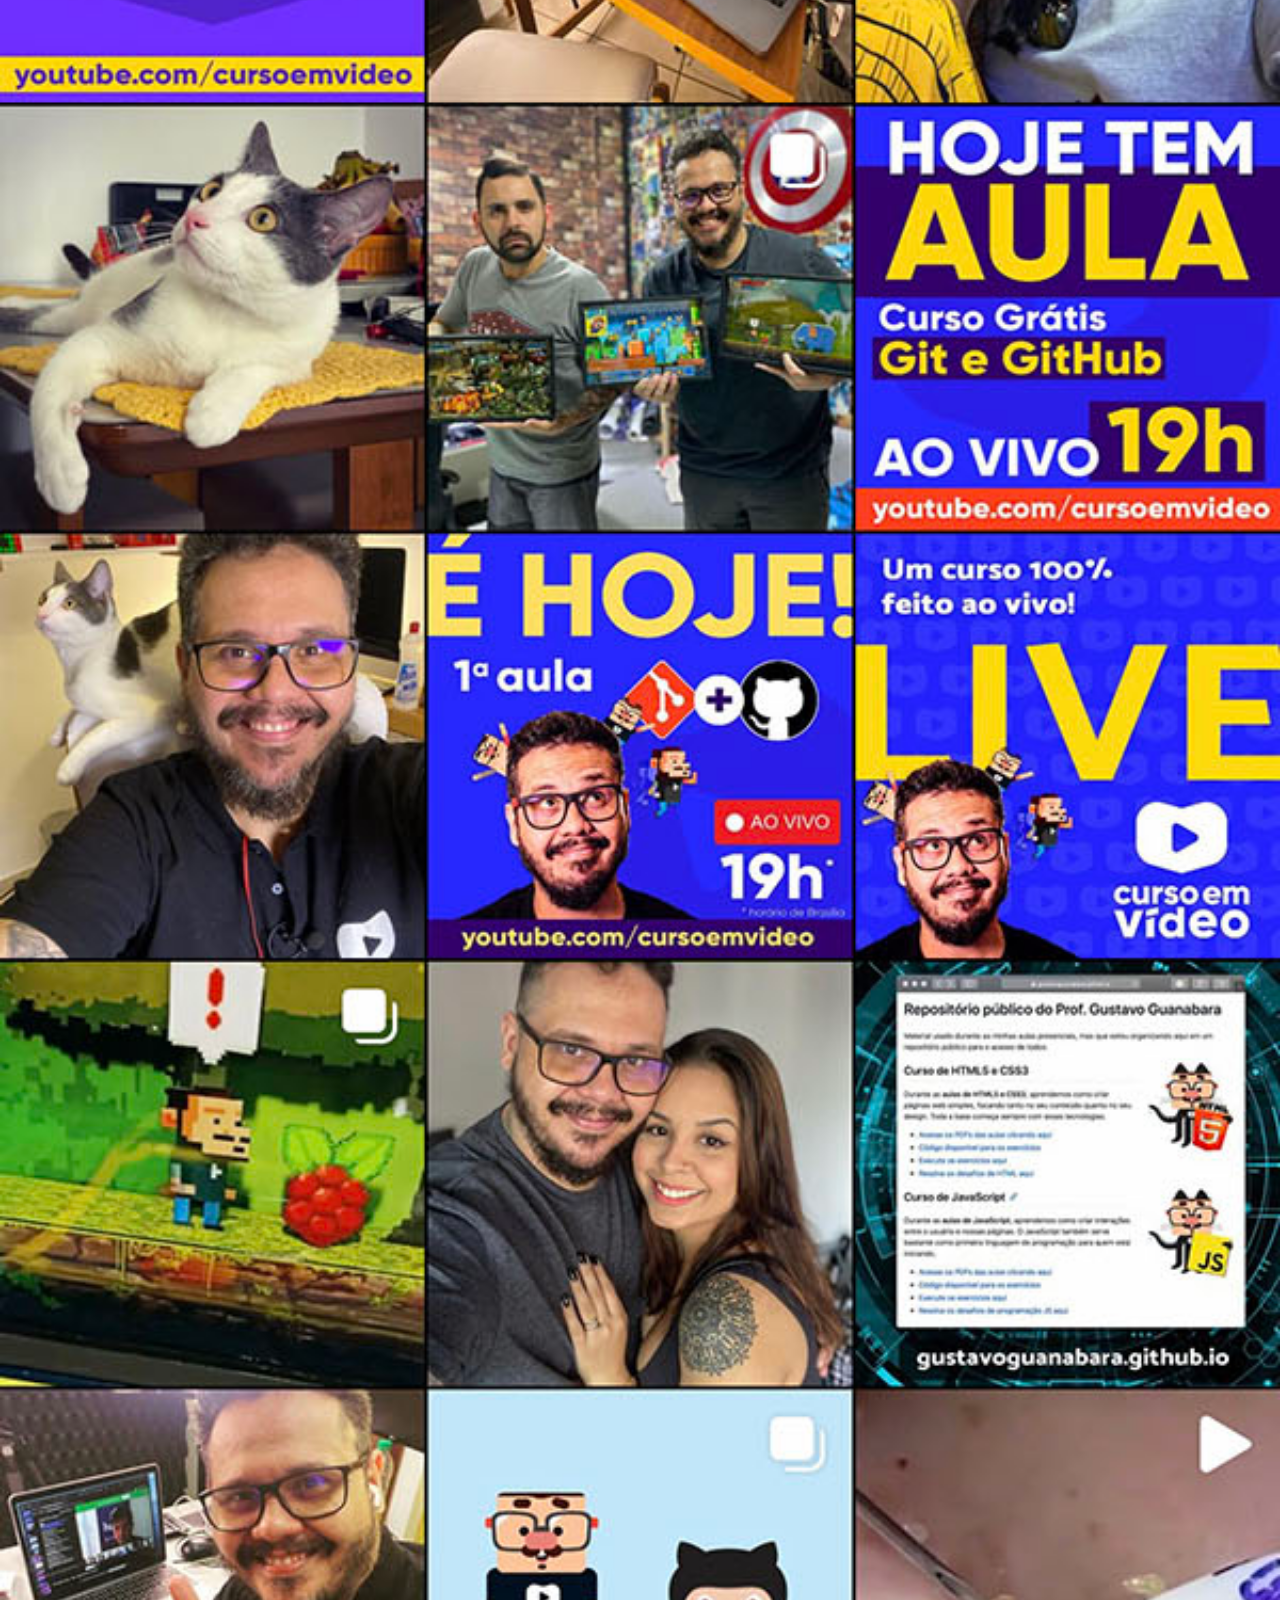
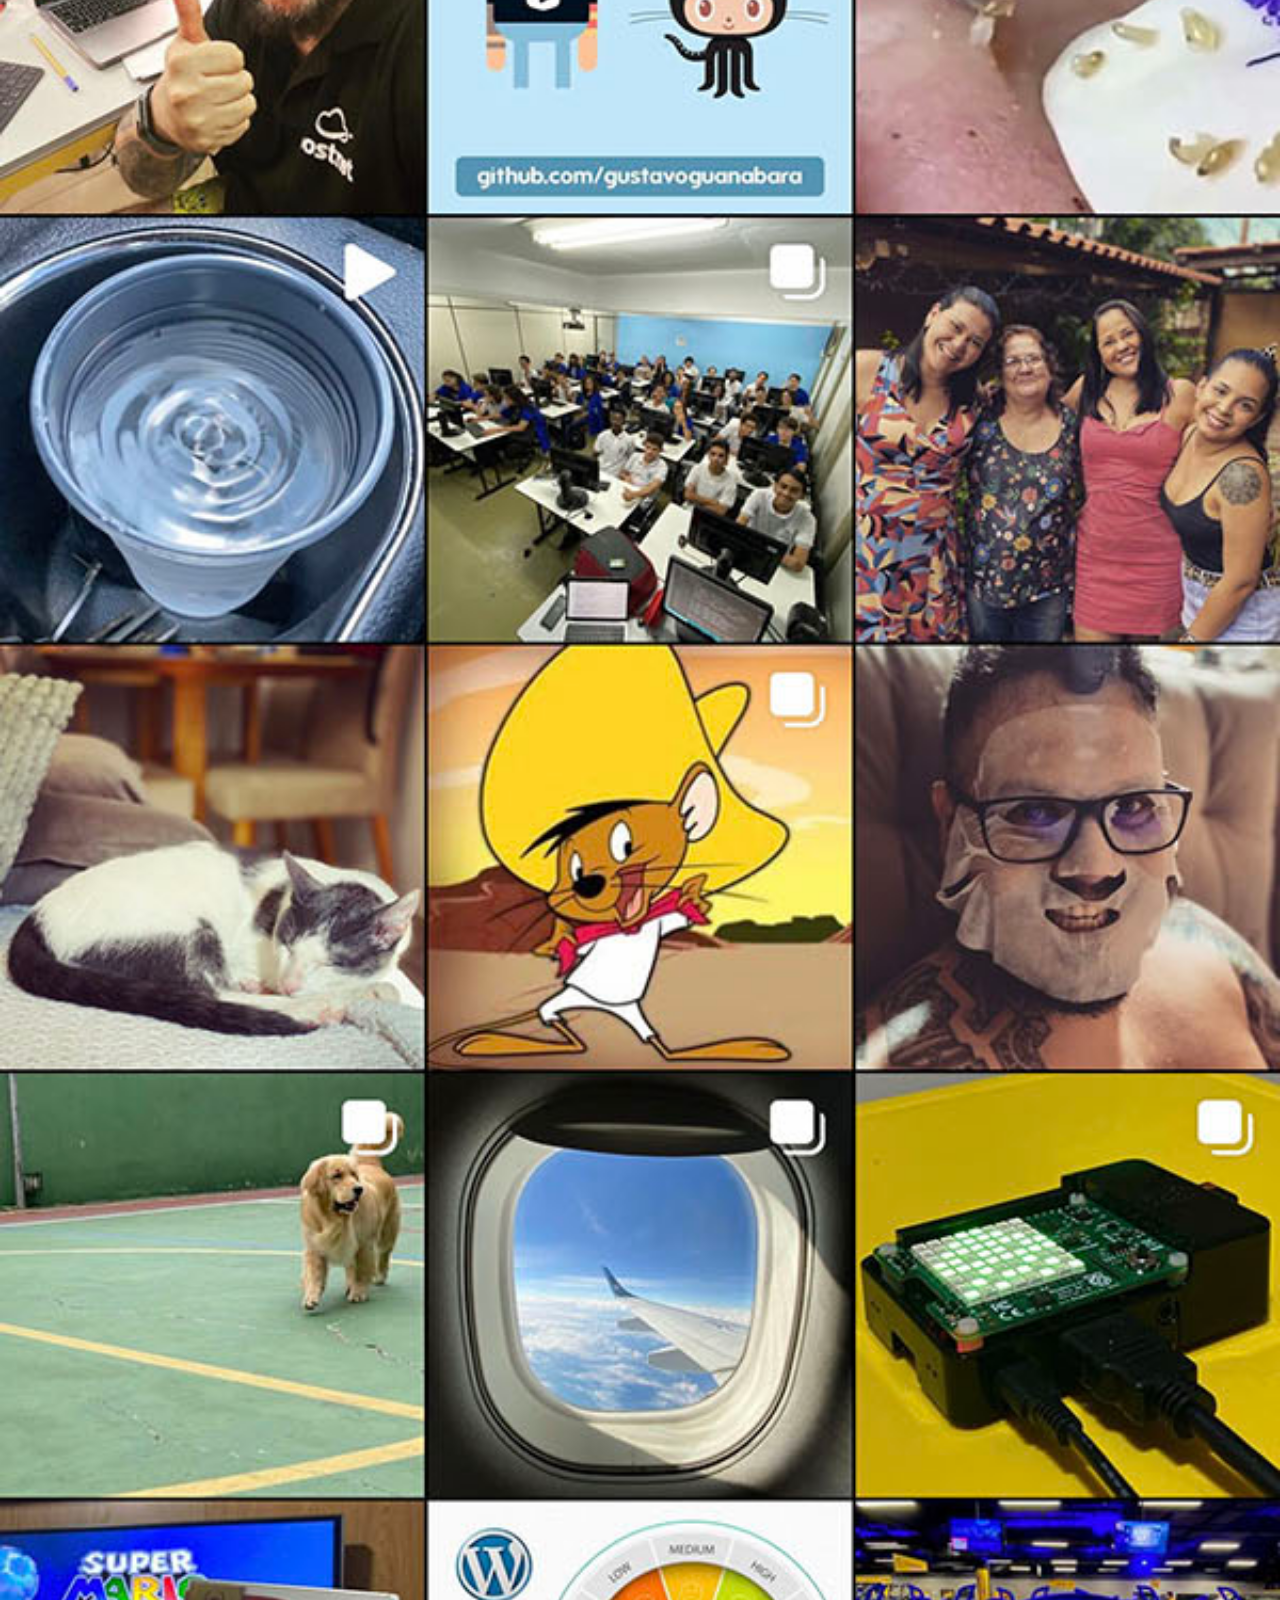
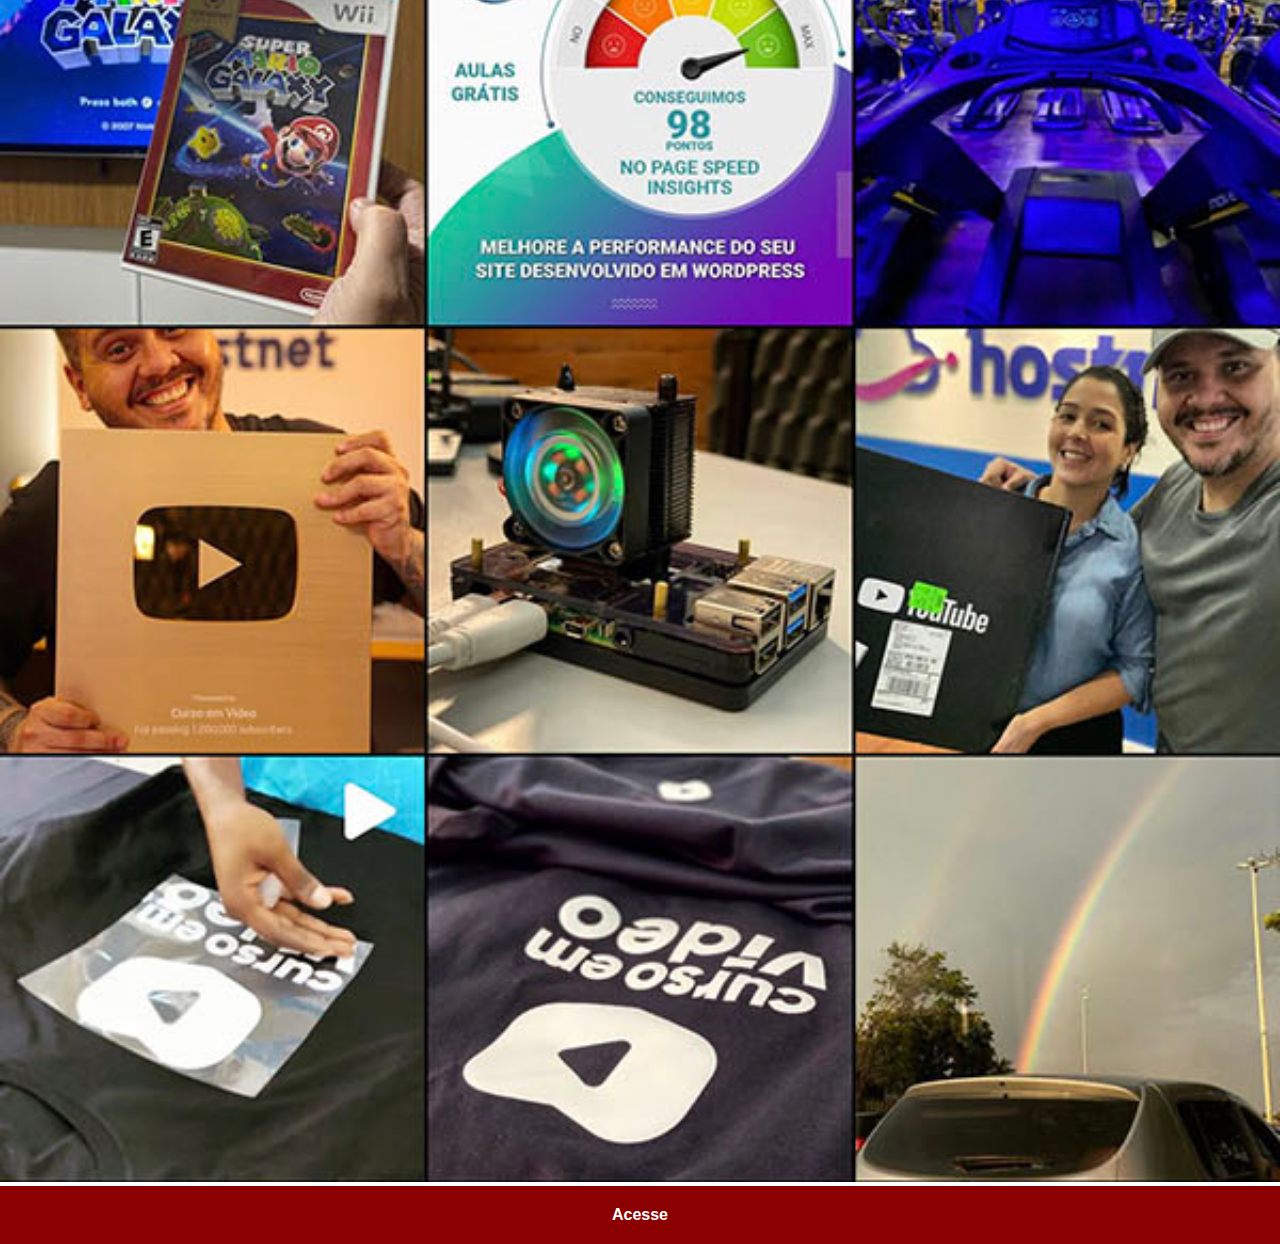
<file: instagram.html>
<!DOCTYPE html>
<html lang="pt-br ">
<head>
    <meta charset="UTF-8">
    <meta name="viewport" content="width=device-width, initial-scale=1.0">
    <title>Instagram</title>
    <link rel="stylesheet" href="estilo/social.css">
</head>
<body>
   <img src="imagens/tela-instagram.jpg" alt="Instagram"> <a href="https://www.instagram.com/cursoemvideo/" target="_blank">Acesse</a>
</body>
</html>
</file>
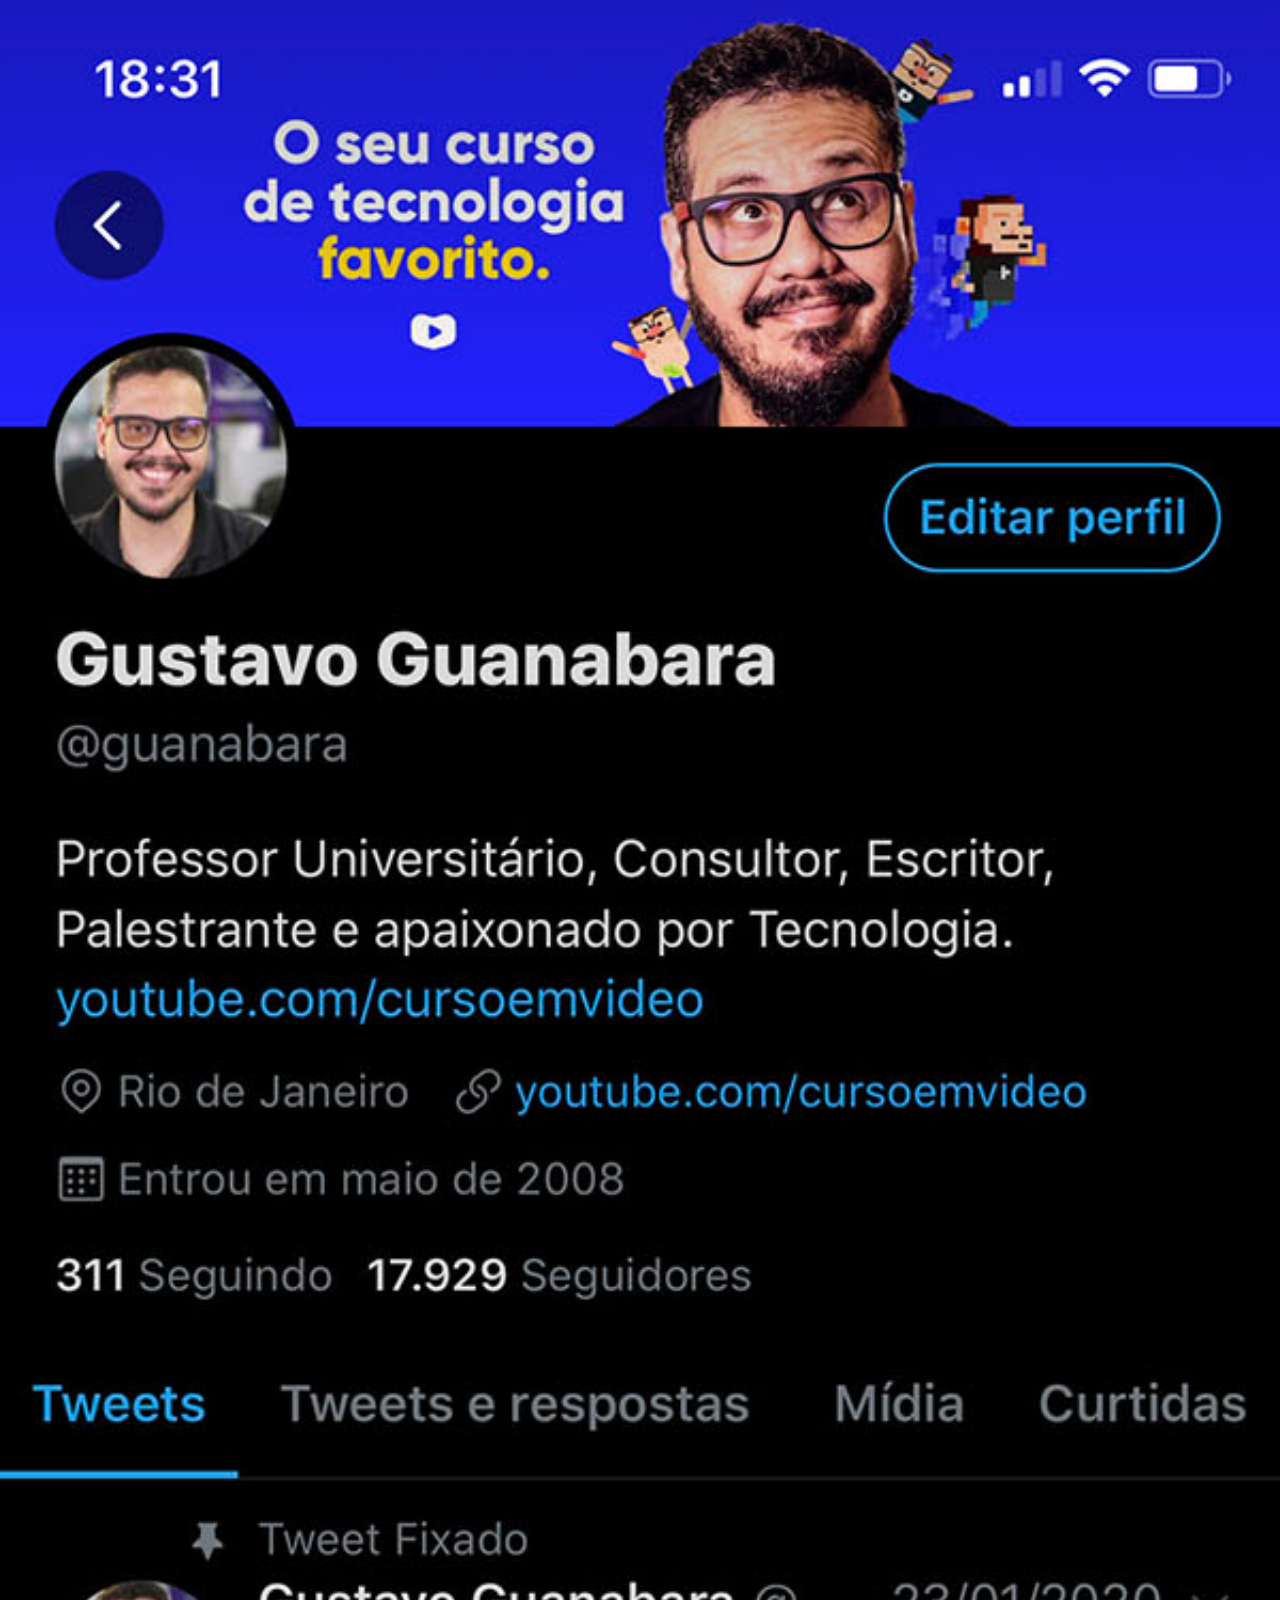
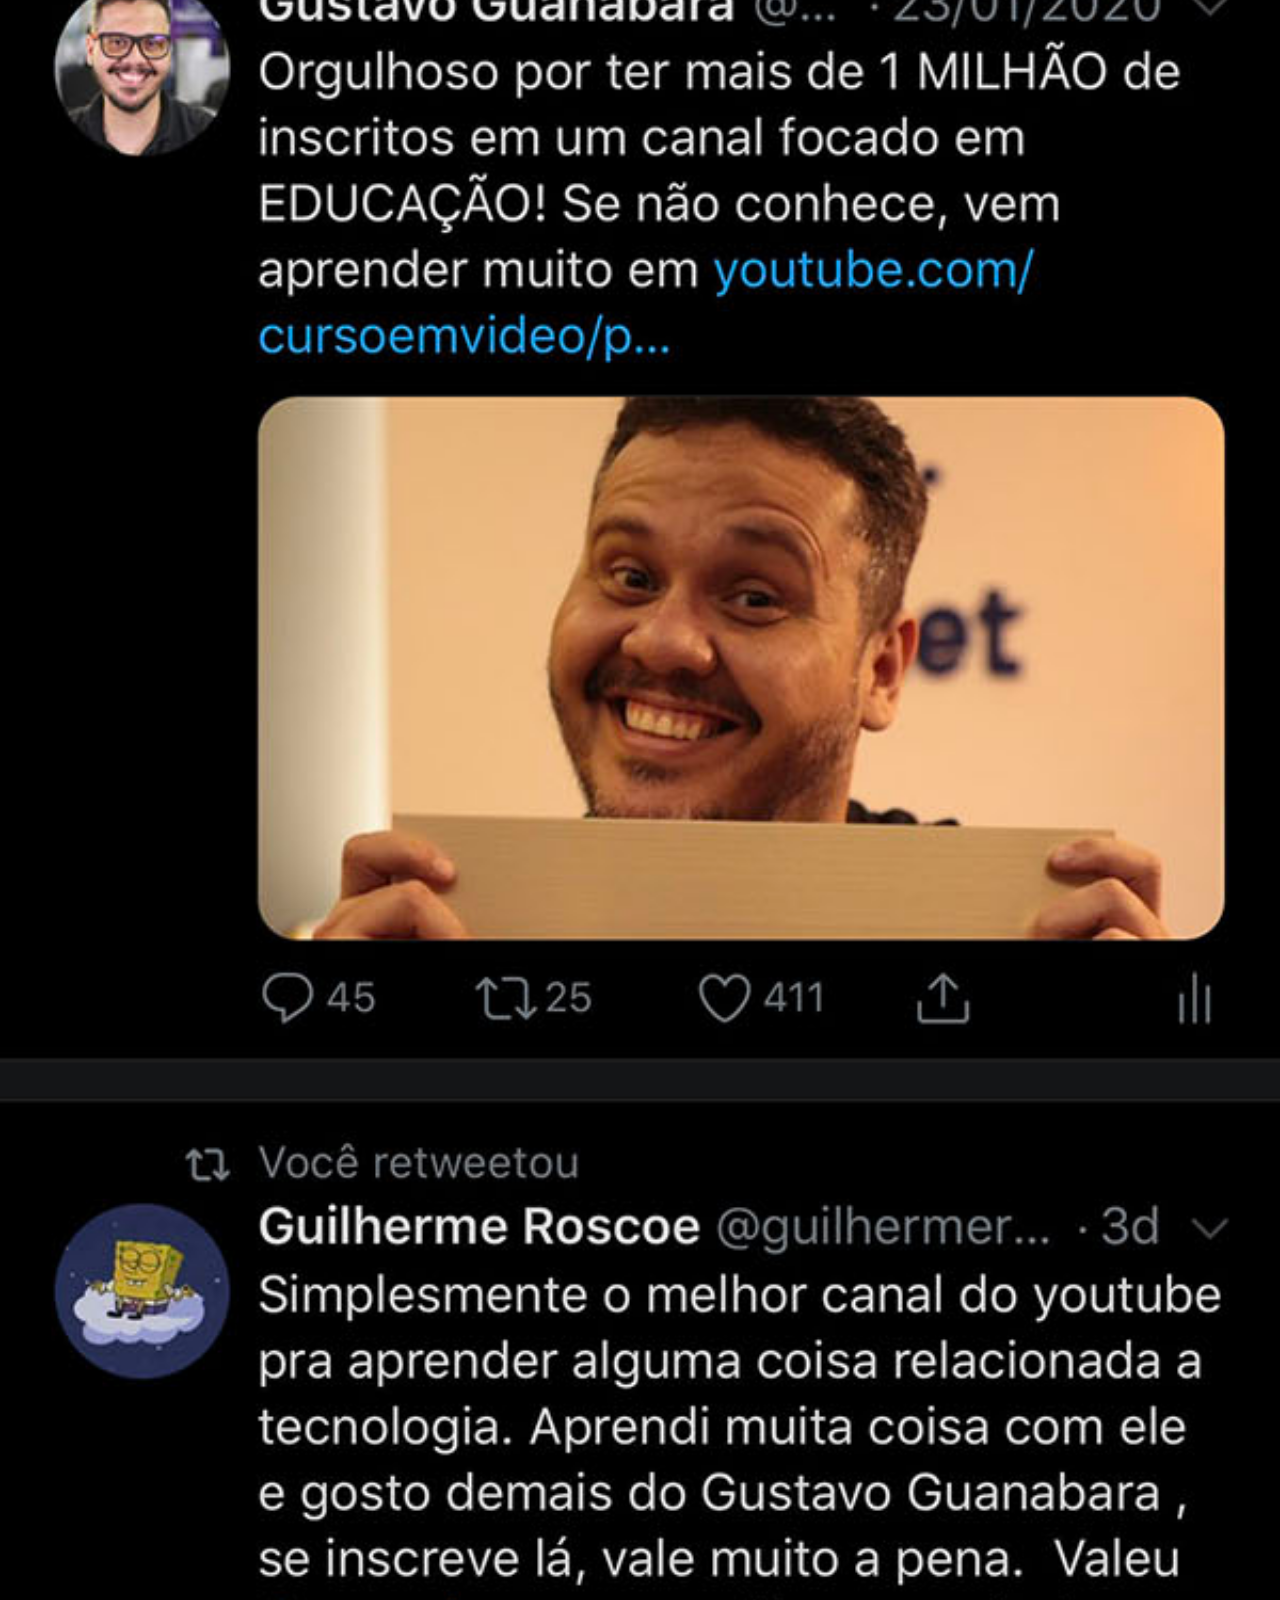
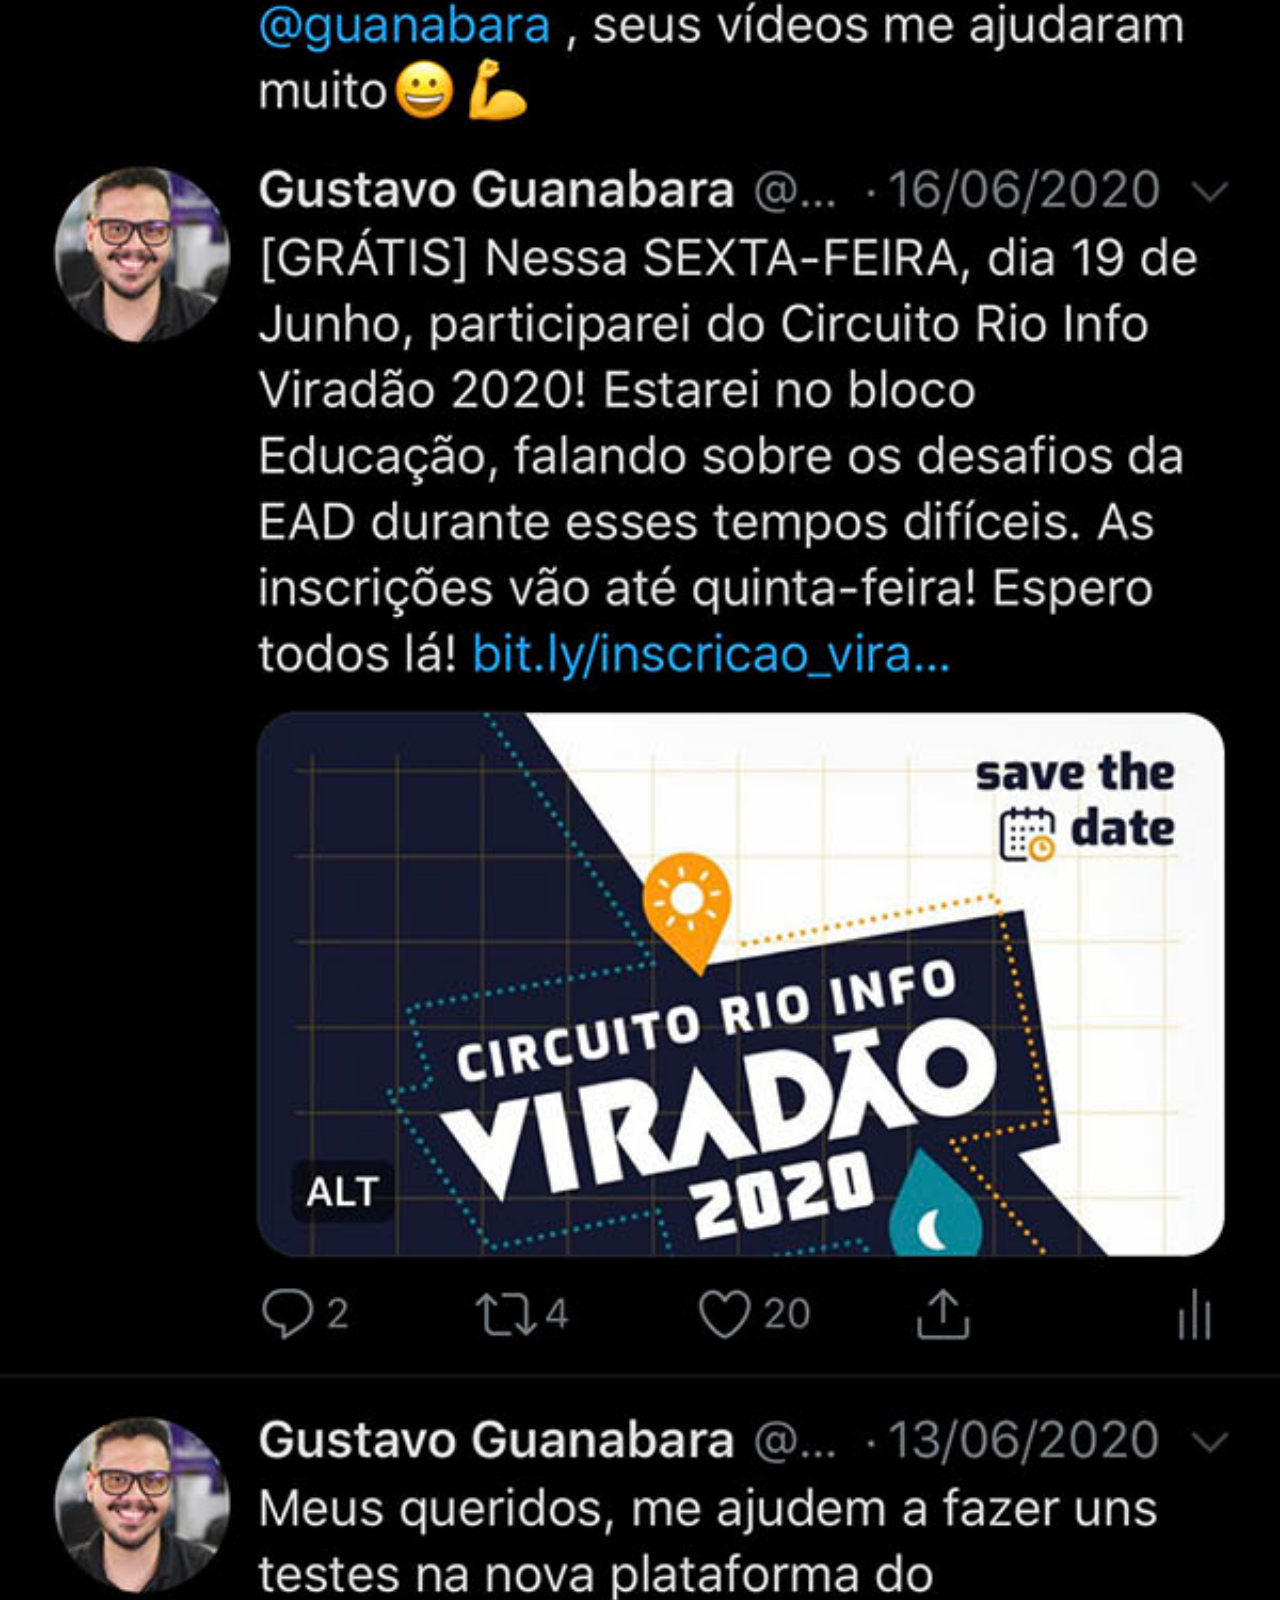
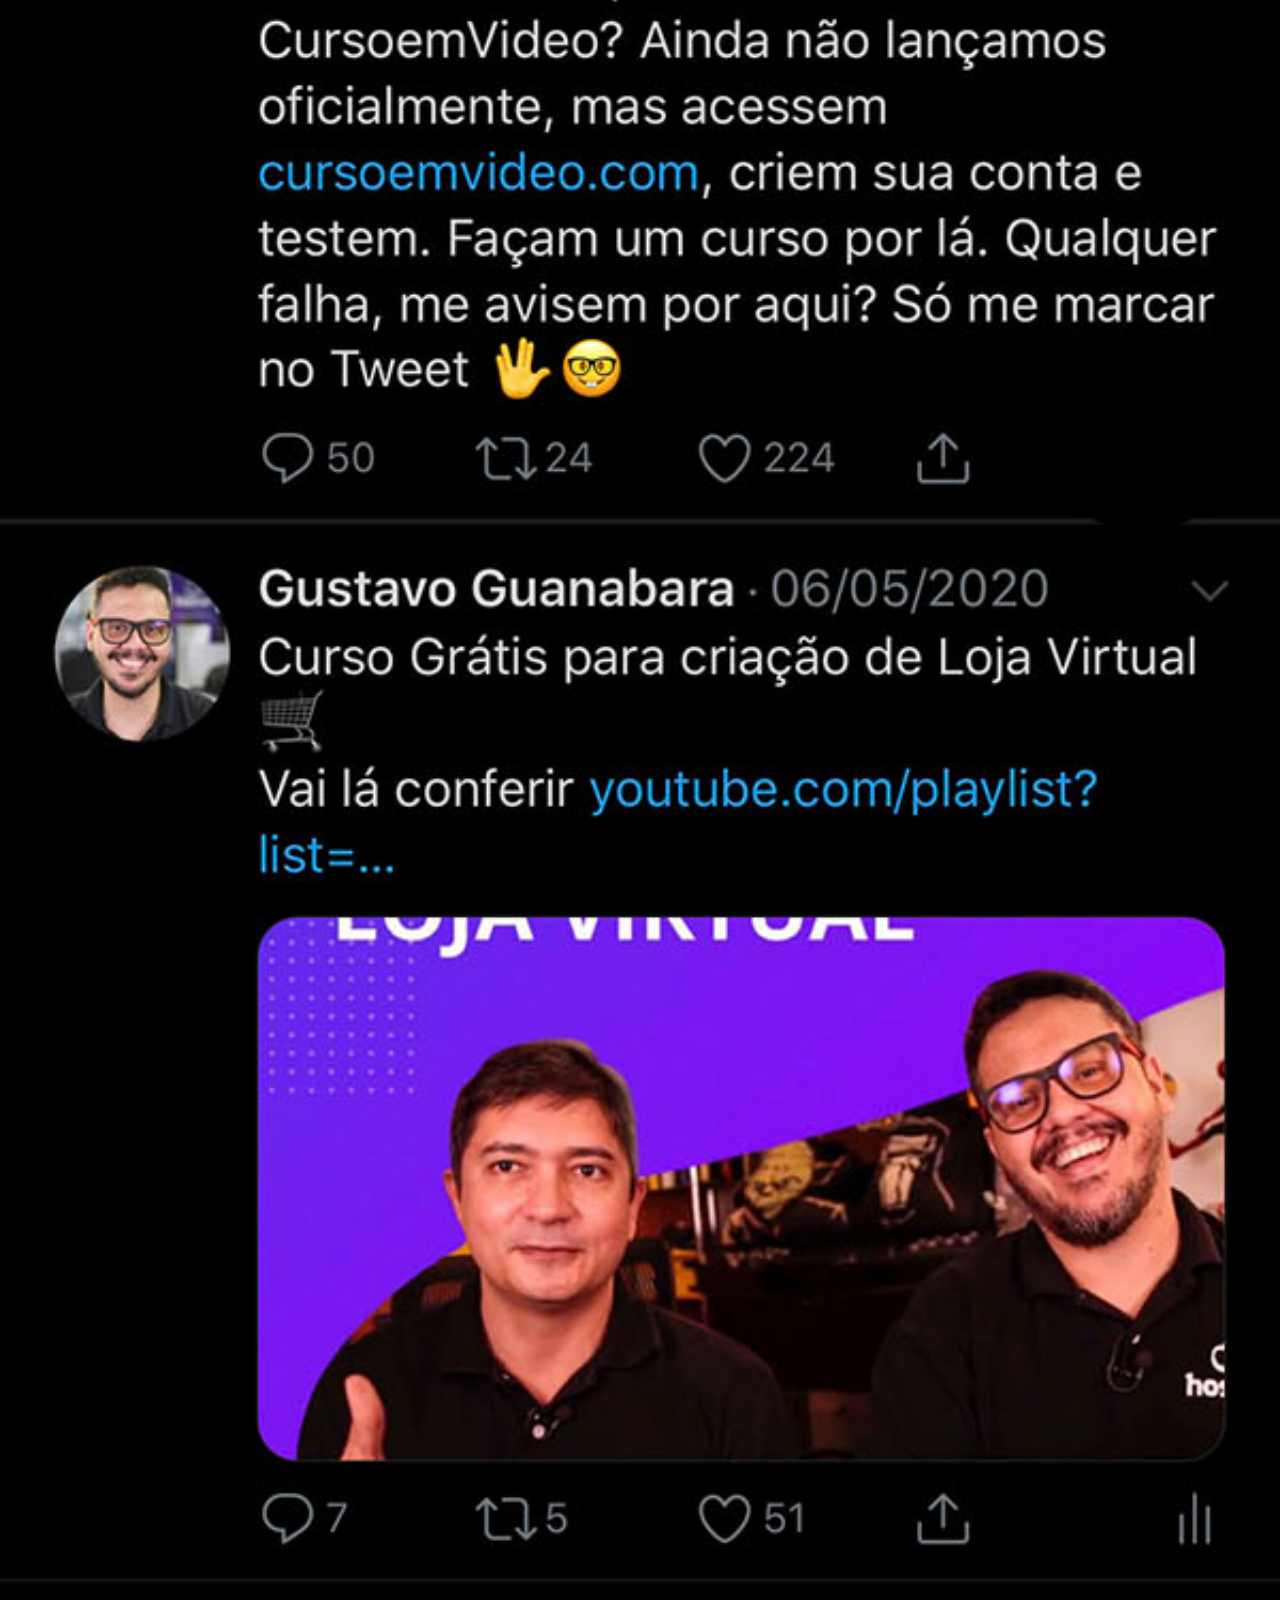
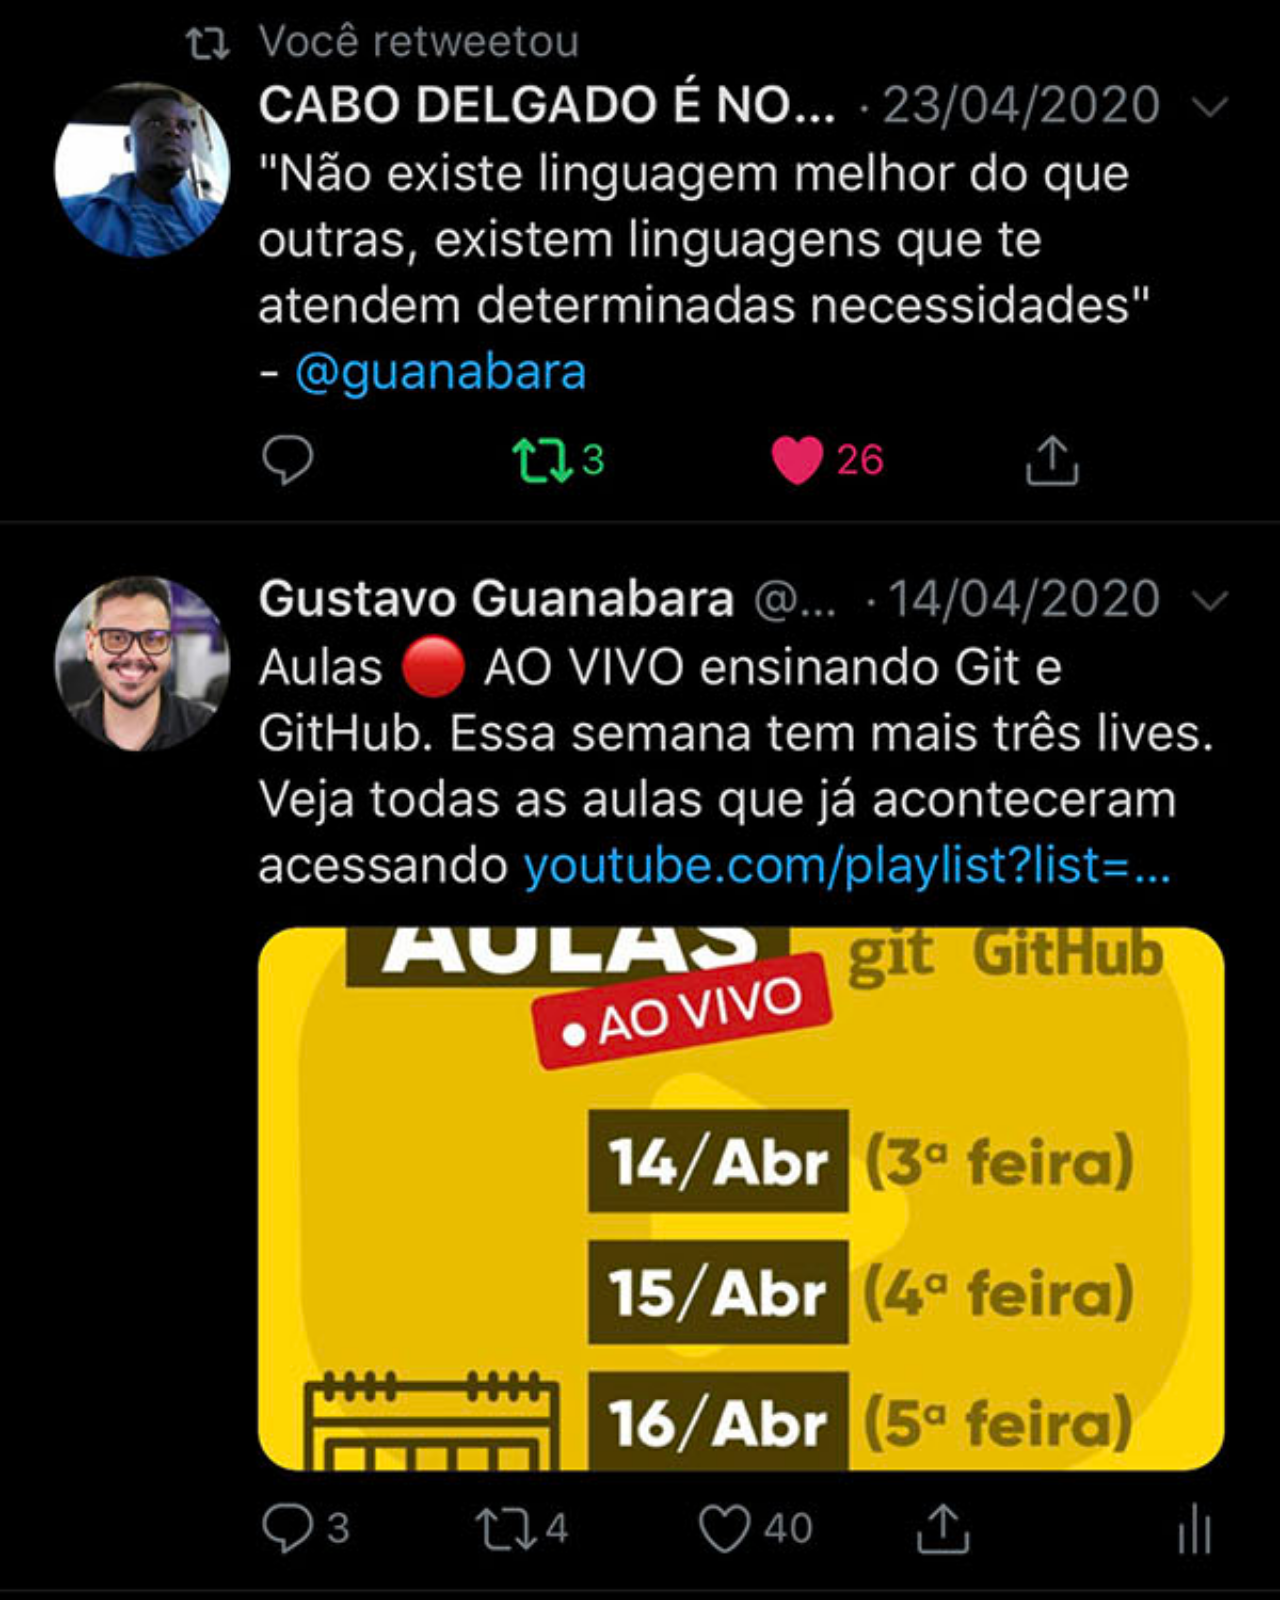
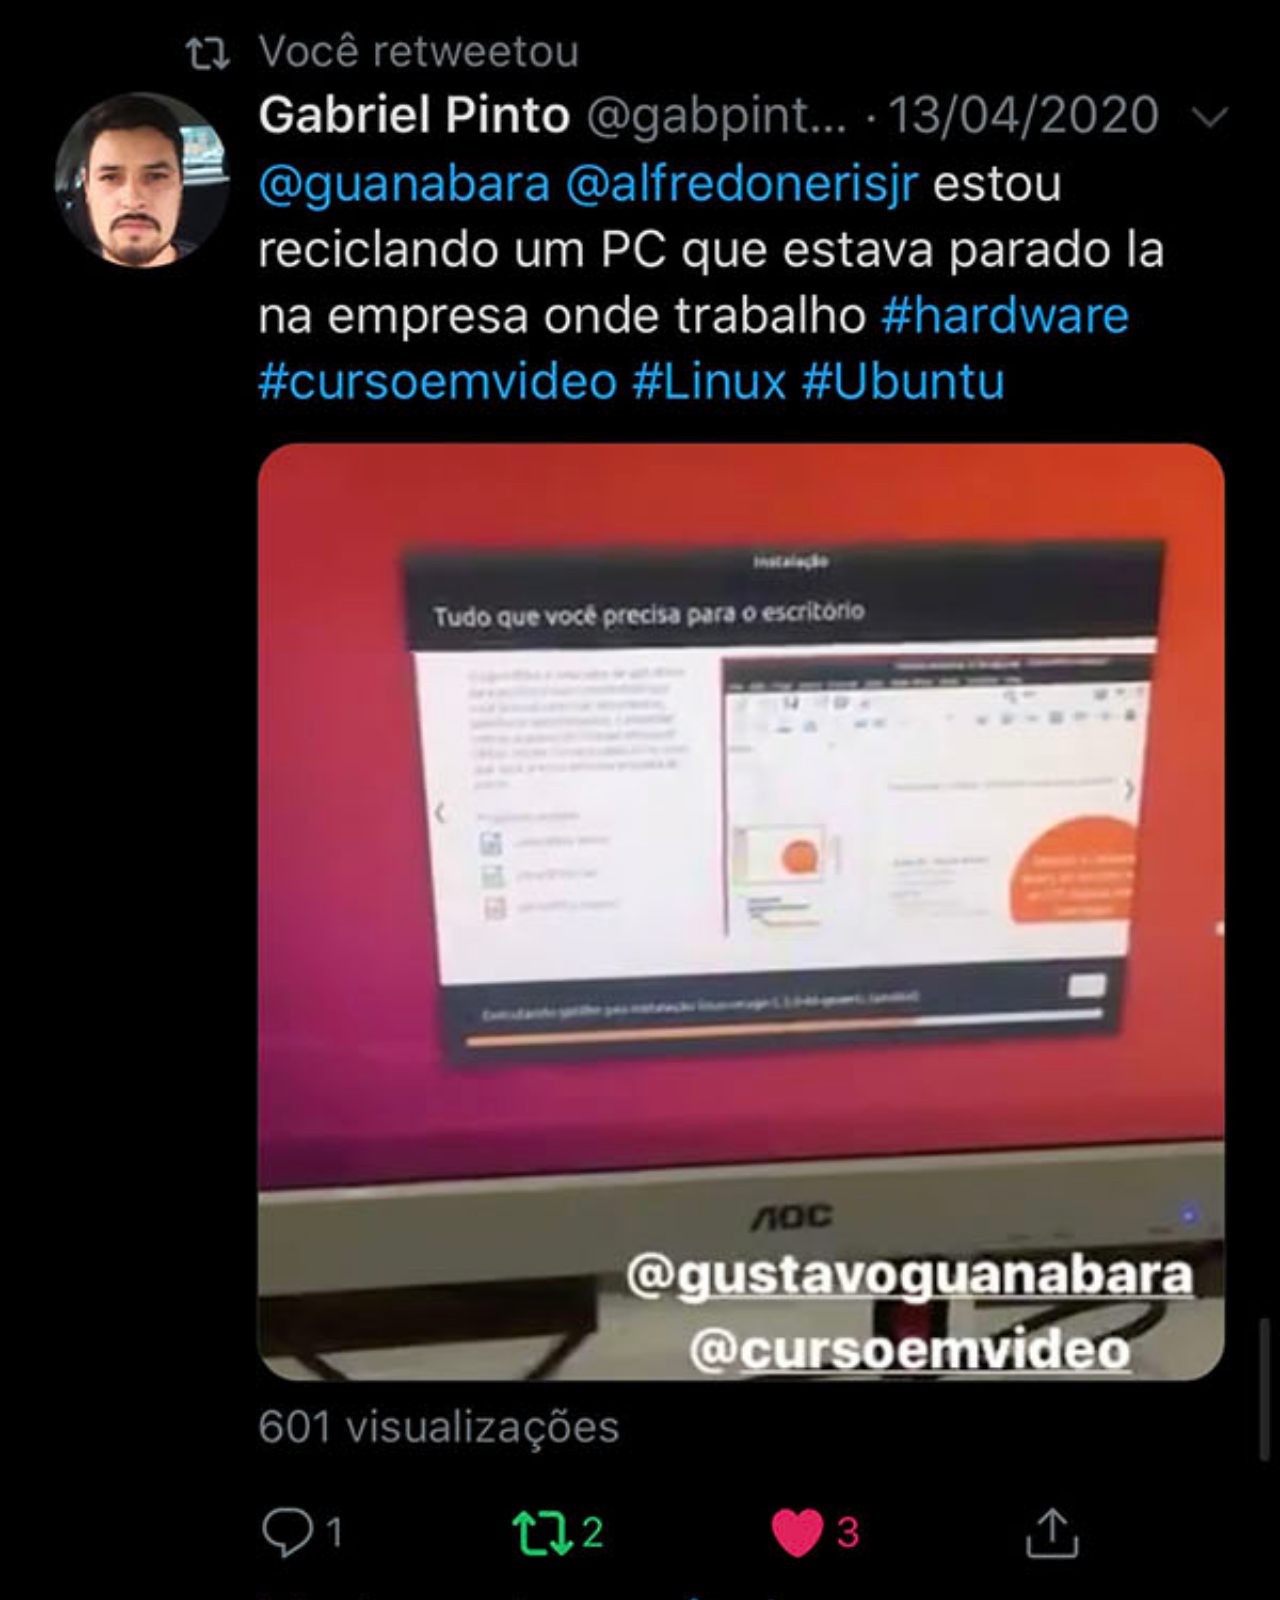
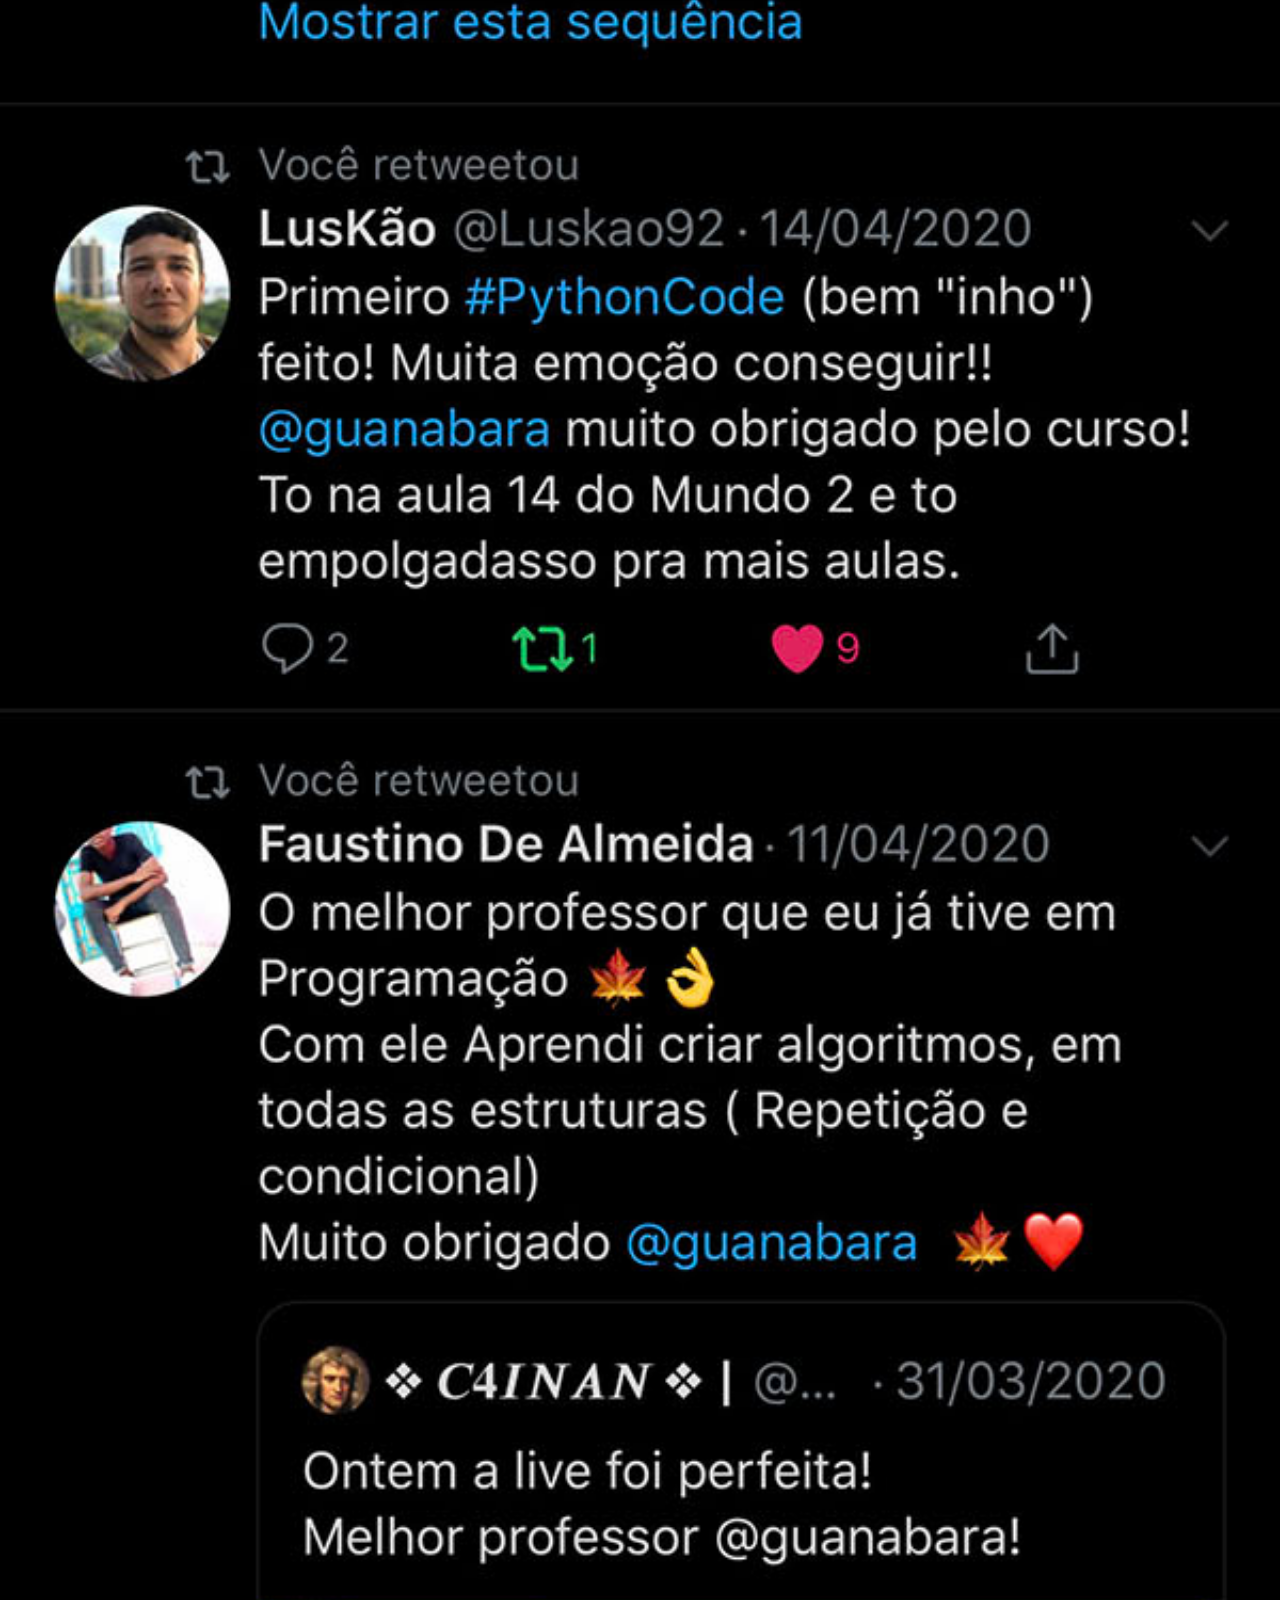
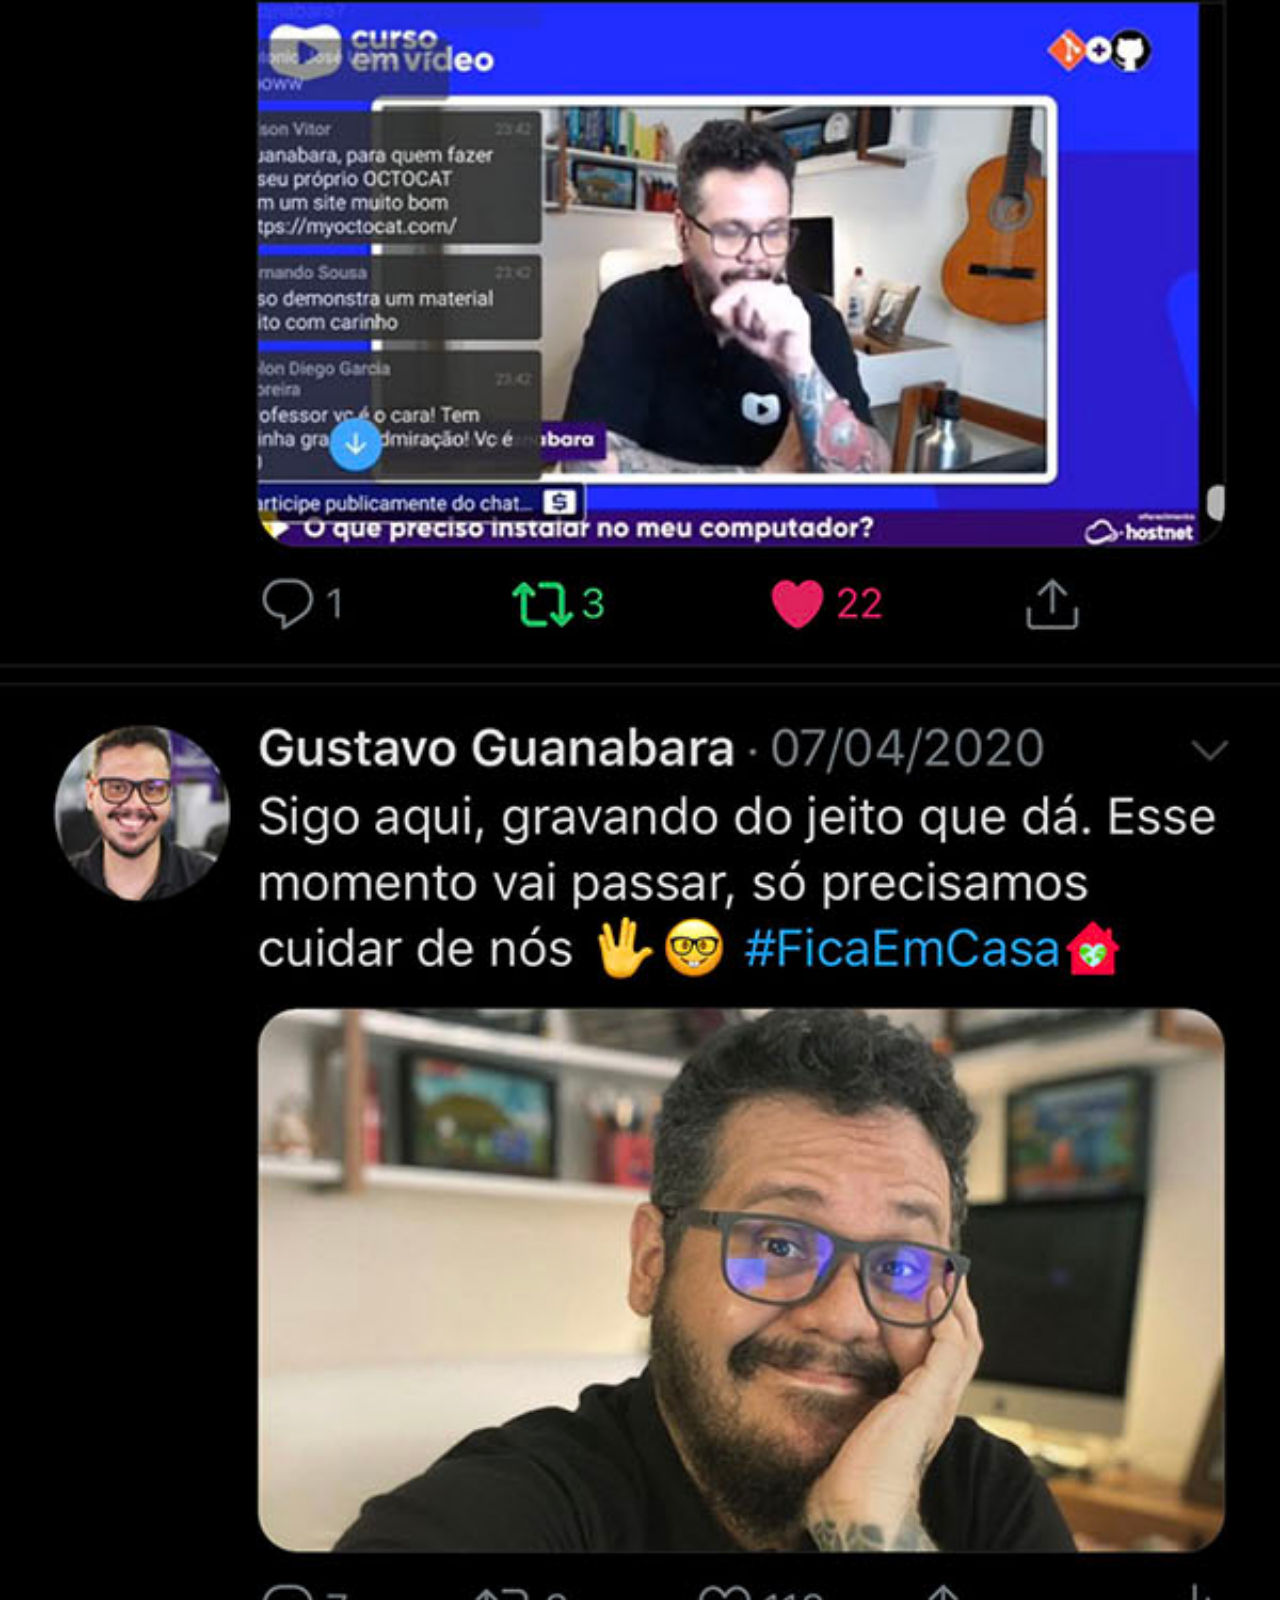
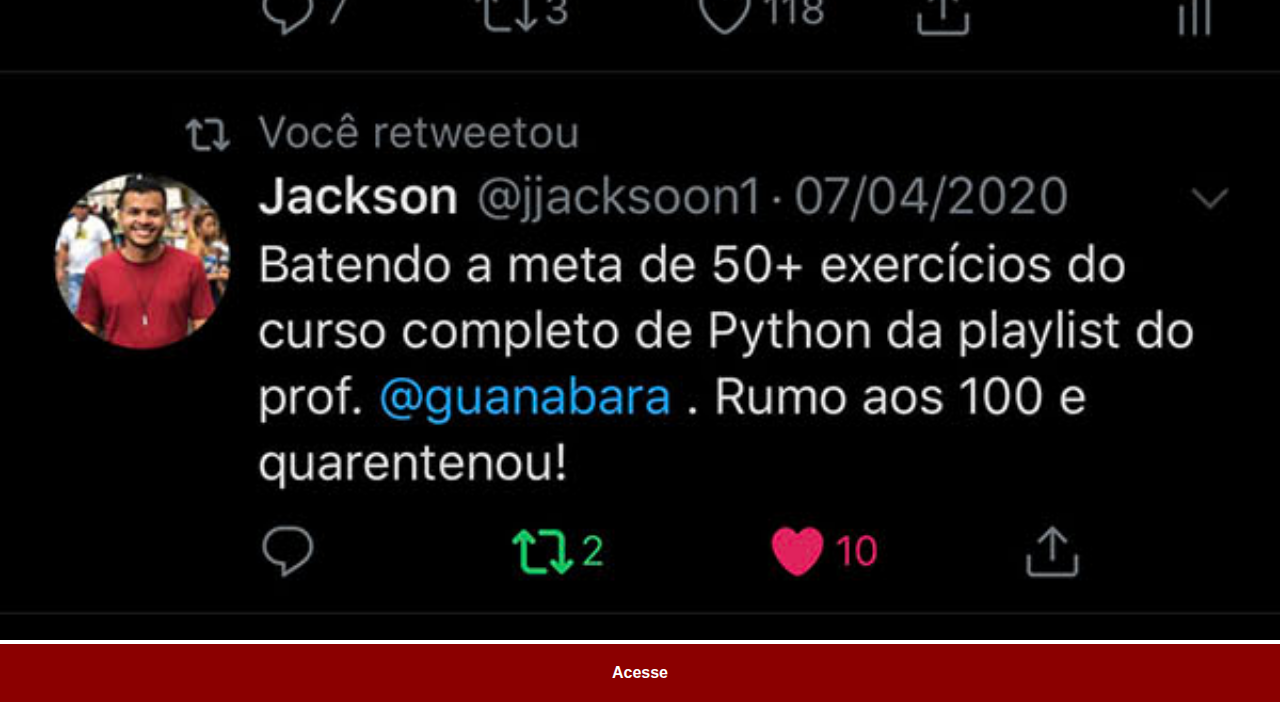
<file: twitter.html>
<!DOCTYPE html>
<html lang="pt-br ">
<head>
    <meta charset="UTF-8">
    <meta name="viewport" content="width=device-width, initial-scale=1.0">
    <title>Twitter</title>
    <link rel="stylesheet" href="estilo/social.css">
</head>
<body>
    <img src="imagens/tela-twitter.jpg" alt="Twitter"> <a href="https://x.com/guanabara" target="_blank">Acesse</a>
</body>
</html>
</file>
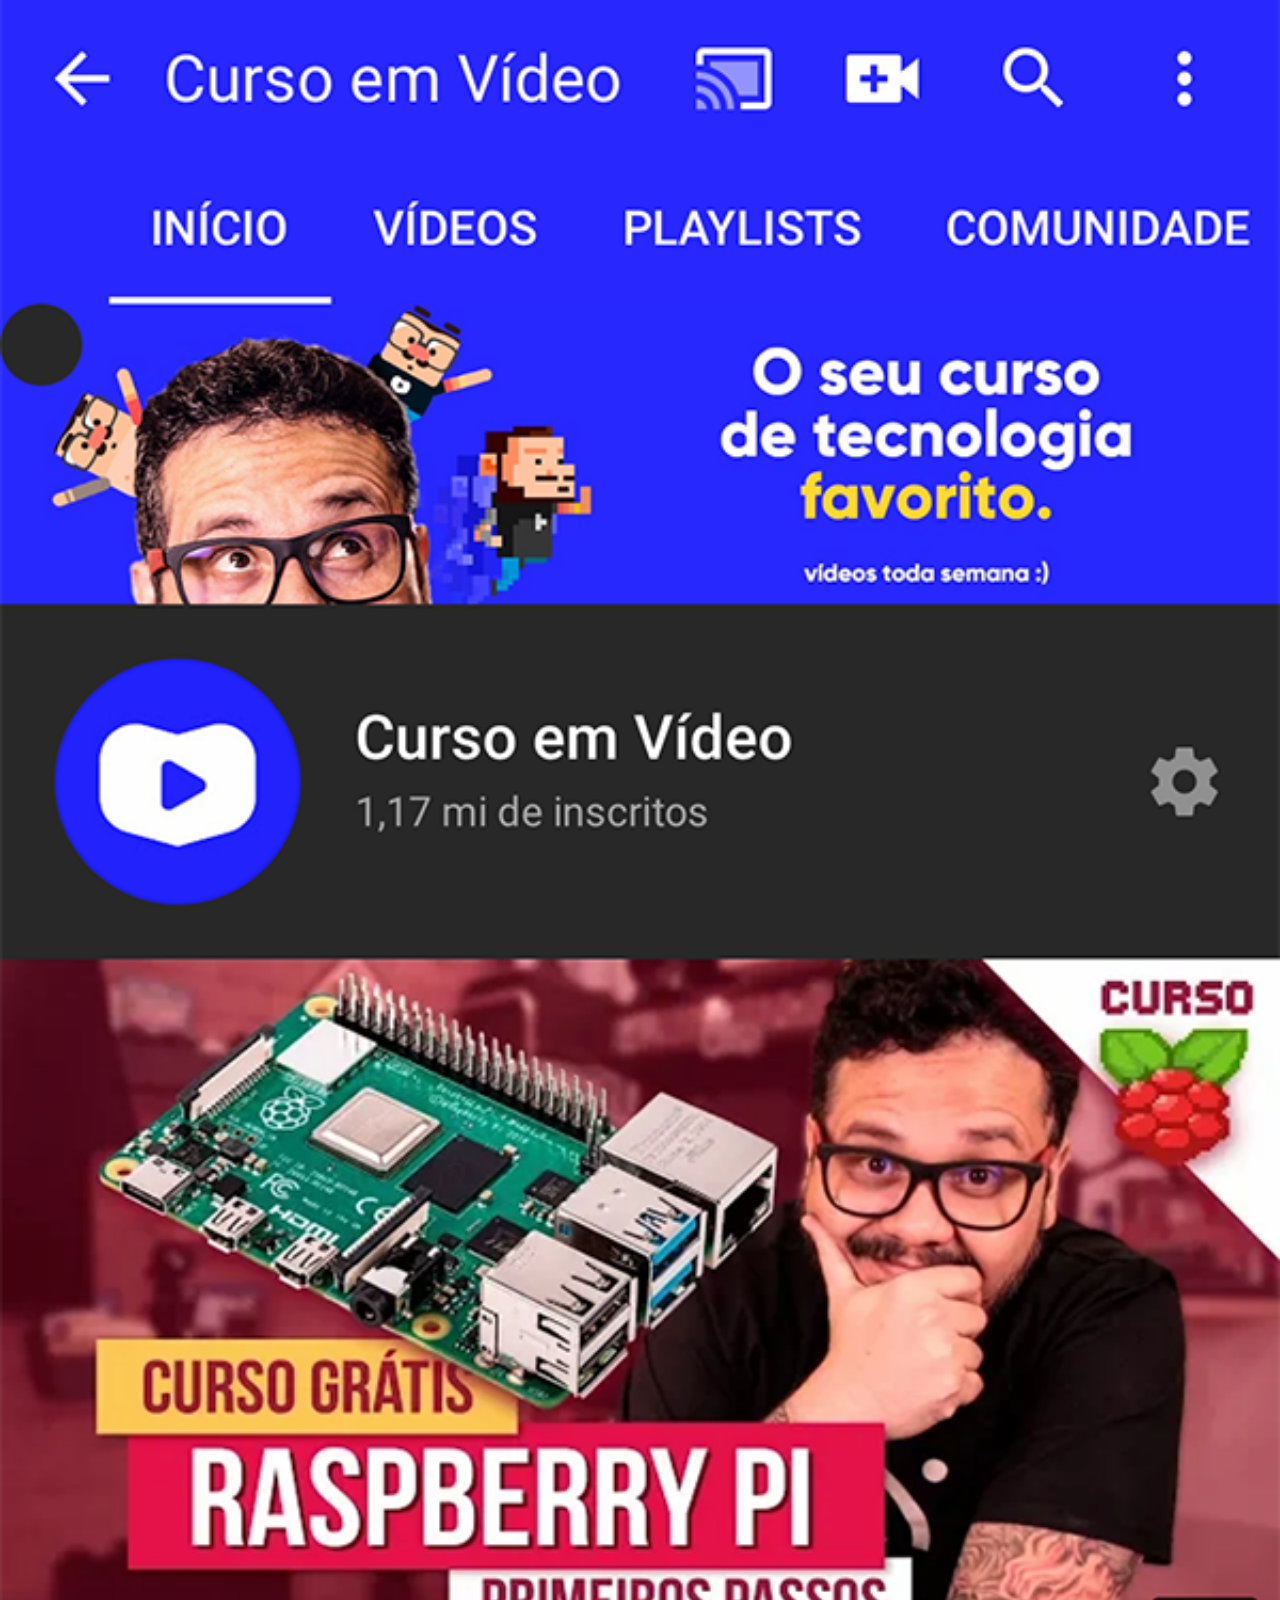
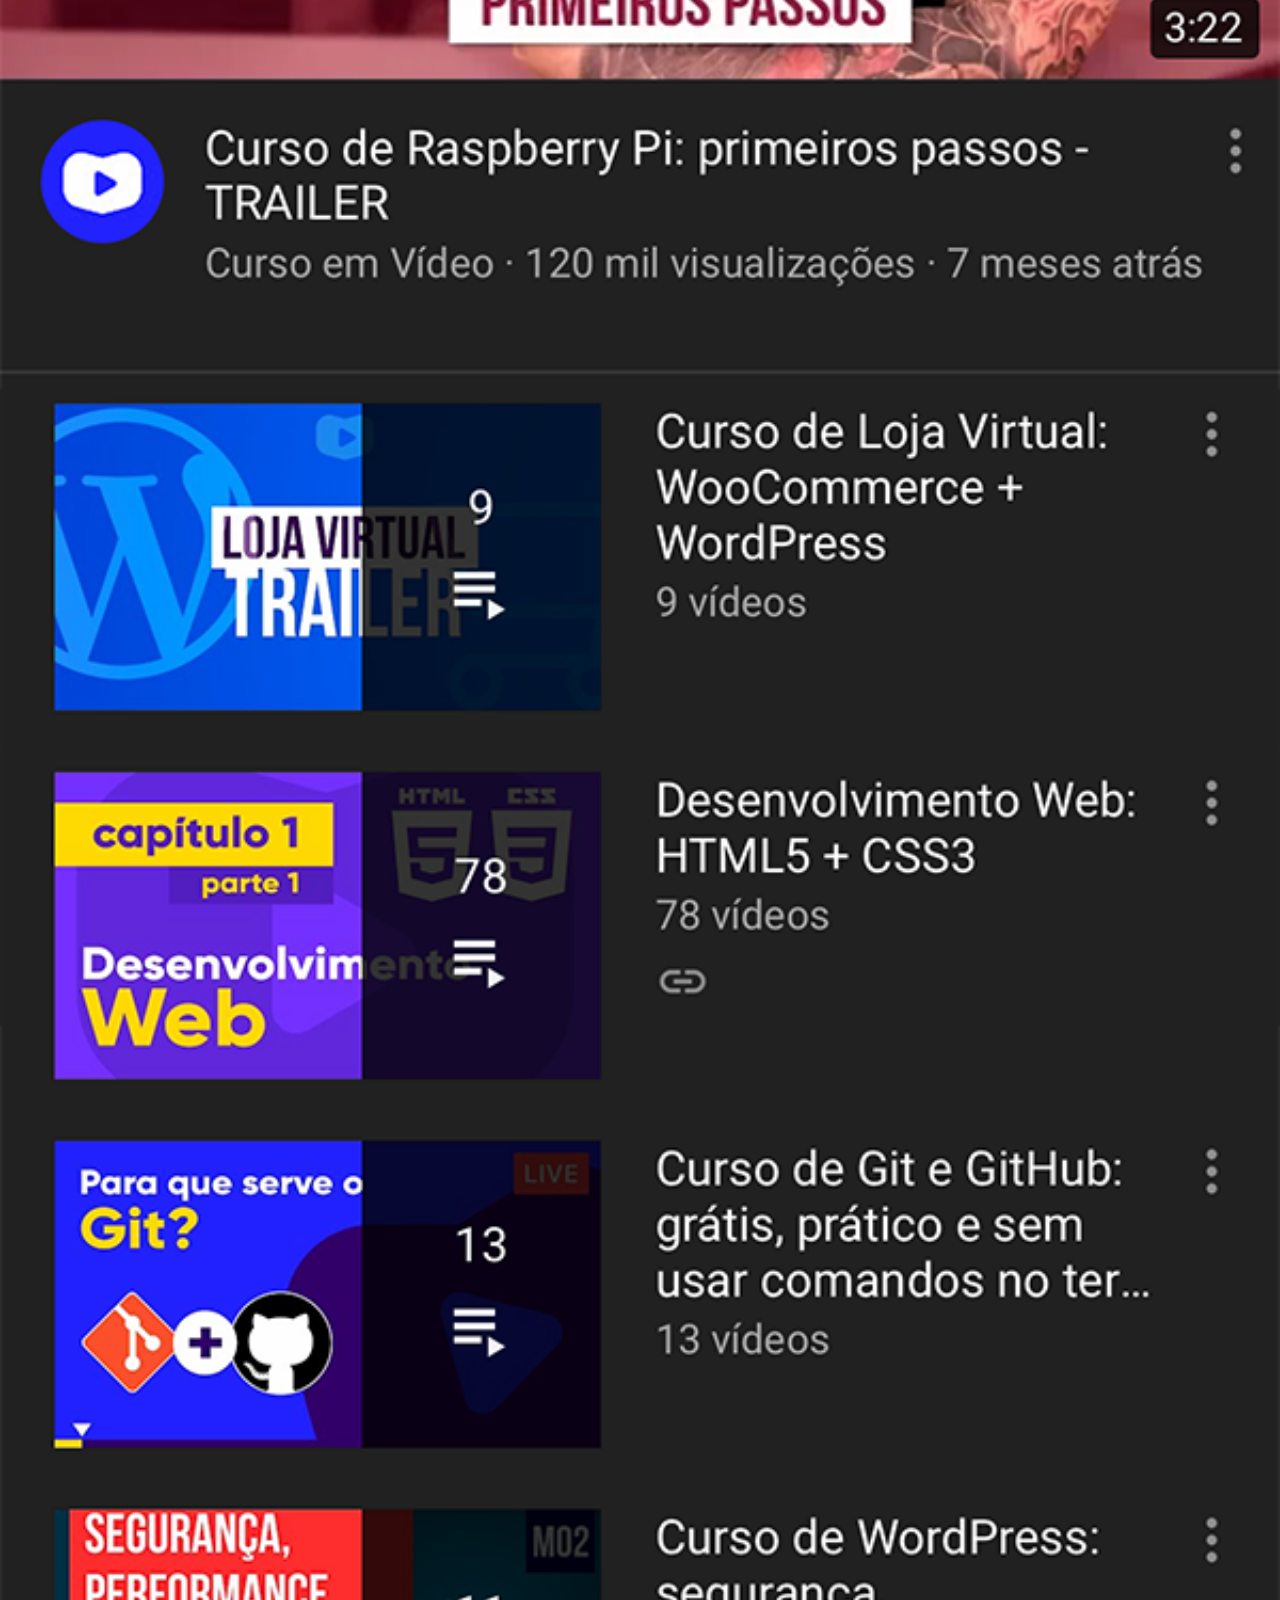
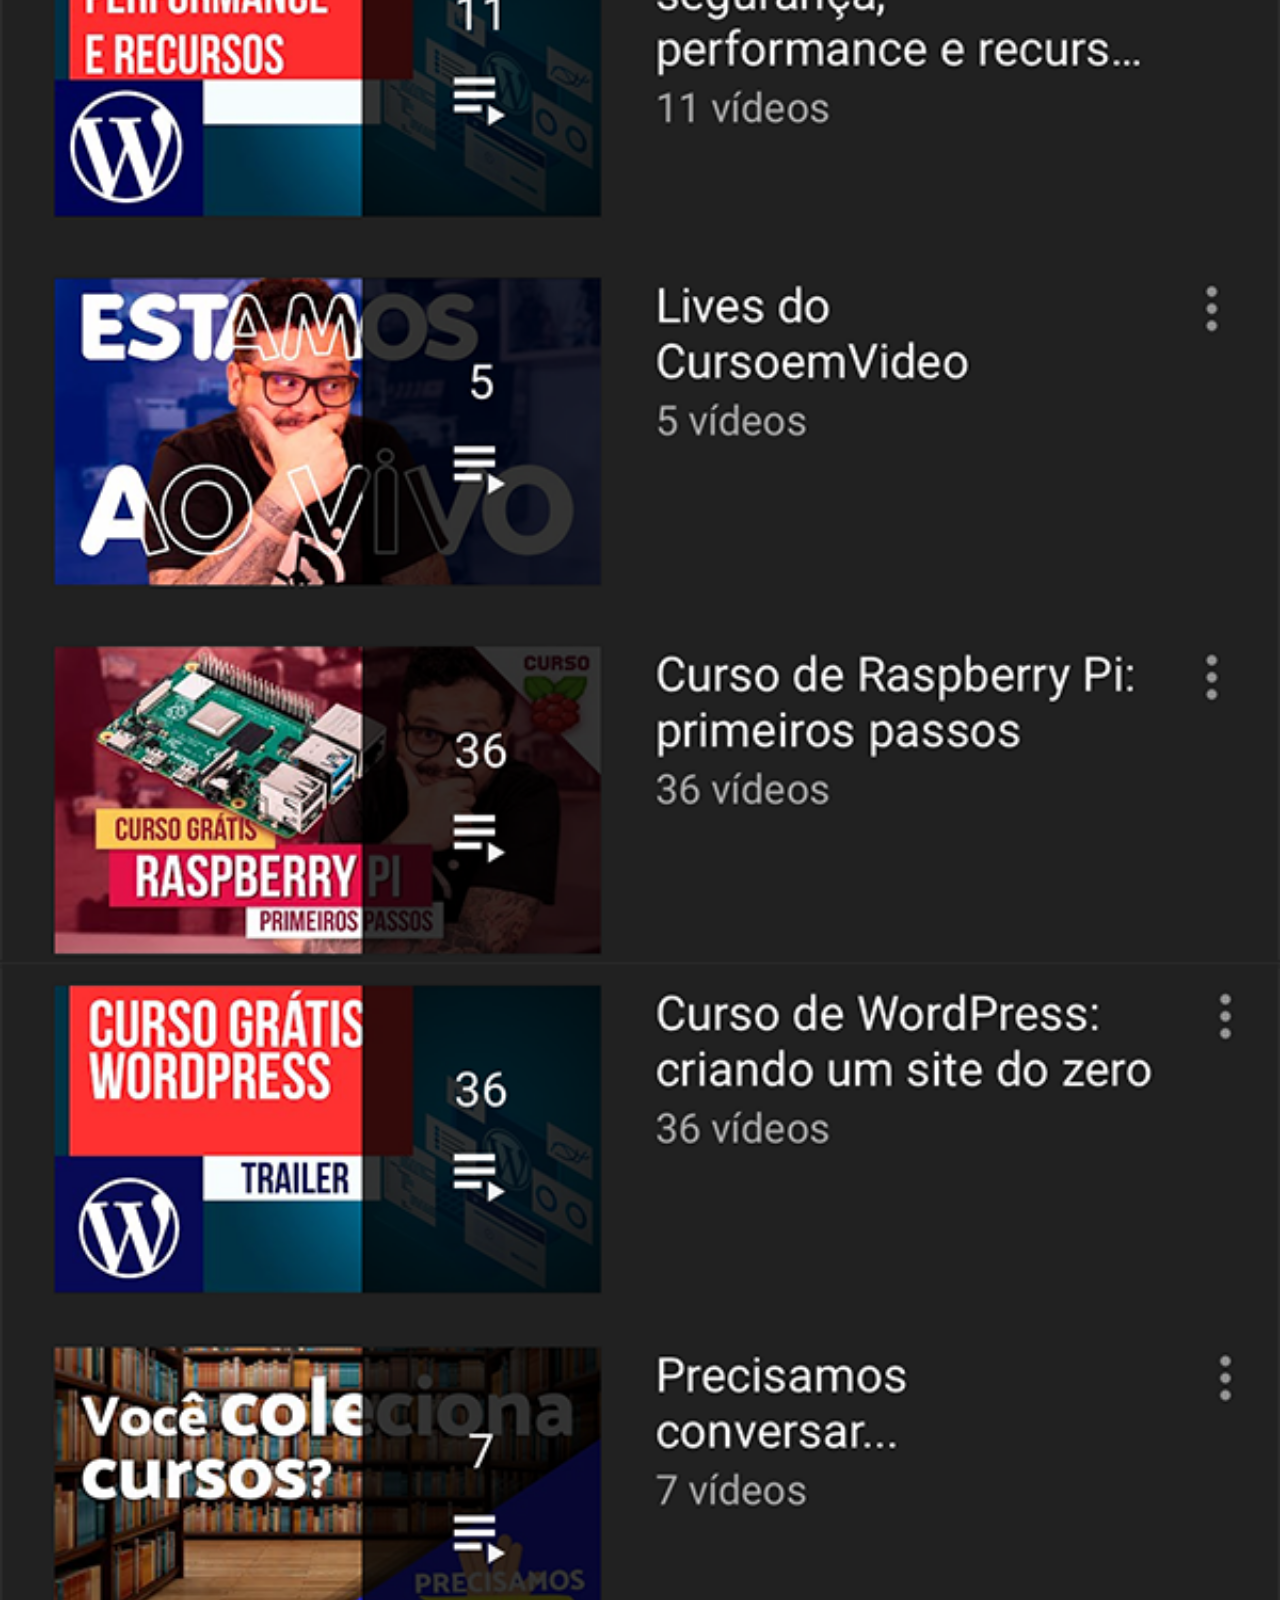
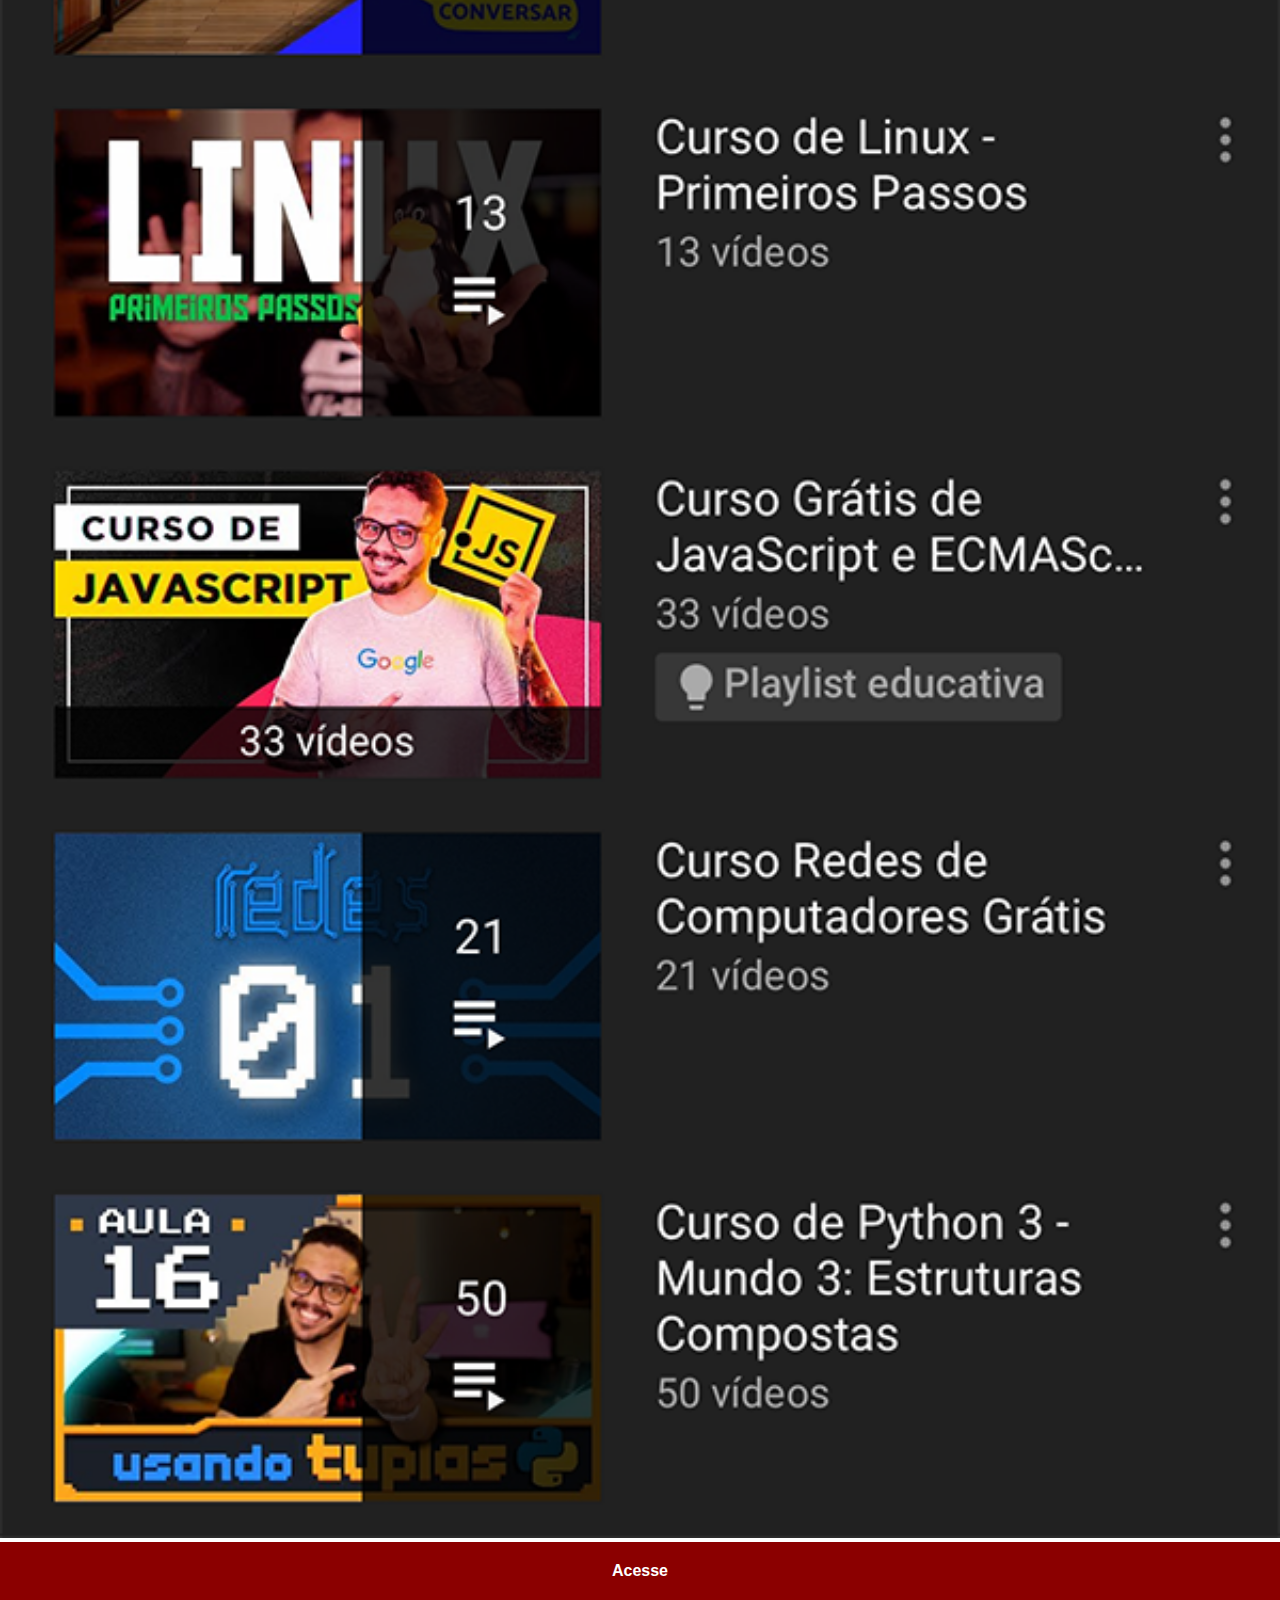
<file: youtube.html>
<!DOCTYPE html>
<html lang="pt-br ">
<head>
    <meta charset="UTF-8">
    <meta name="viewport" content="width=device-width, initial-scale=1.0">
    <title>Youtube</title>
    <link rel="stylesheet" href="estilo/social.css">
</head>
<body>
    <img src="imagens/tela-youtube.png" alt="YouTube"> <a href="https://www.youtube.com/c/CursoemV%C3%ADdeo/playlists" target="_blank">Acesse</a>
</body>
</html>
</file>
<file: estilo/style.css>
@charset "UTF-8";

*{
   margin: 0px; 
   padding: 0px;
   font-family: Arial, Helvetica, sans-serif;
}

html, body {
    height: 100vh;
    width: 100vw;
   
}

main {
    height: 100vh;
    position: relative;
}

body{
   background: url('../imagens/fundo-madeira.jpg') no-repeat top center;
   background-size: cover;
   background-attachment: fixed;
  
}


section#telefone{
    position: absolute;
    top: 50%;
    left: 50%;
    transform: translate(-50%, -50%);
    
    height: 504px;
    width: 250px; 
    background:  url('/imagens/frame-iphone2.png') no-repeat;
    
    
}

iframe#tela{
    position: relative;
    top: 65px;
    left: 18px;

    width: 215px;
    height: 377px;
}

section#redes-sociais{
    text-align: right;
}

section#redes-sociais img {
    width: 50px;
    margin: 10px;
    border-radius: 50%;
    box-shadow: 2px 2px 5px black;
    box-sizing: border-box;
}

section#redes-sociais img:hover{
    border: 2px solid rgba(255, 255, 255, 0.575);
}
</file>
<file: estilo/social.css>
@charset "UTF-8";

* {
    margin: 0px;
    padding: 0px;
    font-family: Arial, Helvetica, sans-serif;
   }

  ::-webkit-scrollbar{
      width: 0px;
      height: 0px;
  }
   img{
    width: 100vw;
   }
   a:hover{
      background-color: red;
   }
   a{
   display: block;
   background-color: darkred;
   color: white;
   padding: 20px;
   text-align: center;
   font-weight: bolder;
   text-decoration: none;
   }
</file>
